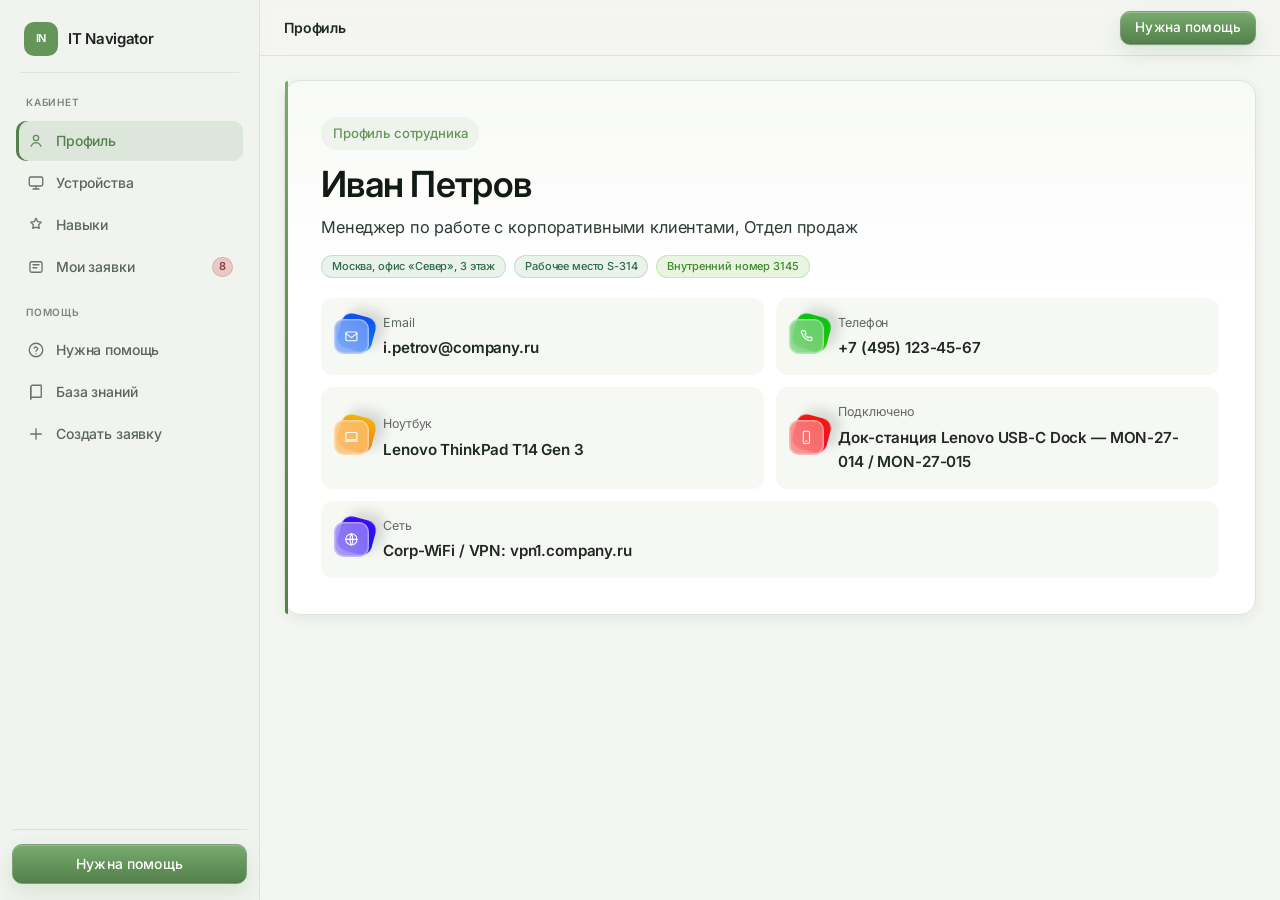
<file: index.html>
<!DOCTYPE html>
<html lang="ru">
<head>
  <meta charset="UTF-8" />
  <meta name="viewport" content="width=device-width, initial-scale=1.0" />
  <meta name="description" content="IT Navigator — кабинет сотрудника: профиль, устройства, обращения и навыки." />
  <title>Профиль — IT Navigator</title>
  <link rel="preconnect" href="https://fonts.googleapis.com" />
  <link rel="preconnect" href="https://fonts.gstatic.com" crossorigin />
  <link href="https://fonts.googleapis.com/css2?family=IBM+Plex+Mono:wght@400;500&family=Inter:wght@300;400;500;600;700&display=swap" rel="stylesheet" />
  <link rel="stylesheet" href="css/variables.css" />
  <link rel="stylesheet" href="css/base.css" />
  <link rel="stylesheet" href="css/components.css" />
  <link rel="stylesheet" href="css/animations.css" />
  <link rel="stylesheet" href="css/pages.css" />
</head>
<body class="page-shell" data-page="home">
  <header class="site-header">
    <div class="container header-inner">
      <a class="brand" href="index.html" aria-label="IT Navigator — кабинет сотрудника">
        <span class="brand-mark" aria-hidden="true">IN</span>
        <span class="brand-text">IT Navigator</span>
      </a>
      <div class="header-actions">
        <a class="button button--primary" href="pages/help.html">Нужна помощь</a>
      </div>
    </div>
  </header>

  <main class="page-main">
    <div class="employee-home" id="profileContainer"></div>
  </main>

  <div class="toast-region" id="toastRegion" aria-live="polite" aria-atomic="true"></div>

  <script src="js/data.js"></script>
  <script src="js/navigation.js"></script>
  <script src="js/tickets.js"></script>
  <script src="js/profile.js"></script>
  <script src="js/diagnostics.js"></script>
  <script src="js/missions.js"></script>
  <script src="js/specular-button.js"></script>
  <script src="js/magic-bento.js"></script>
  <script src="js/app.js"></script>
</body>
</html>
</file>
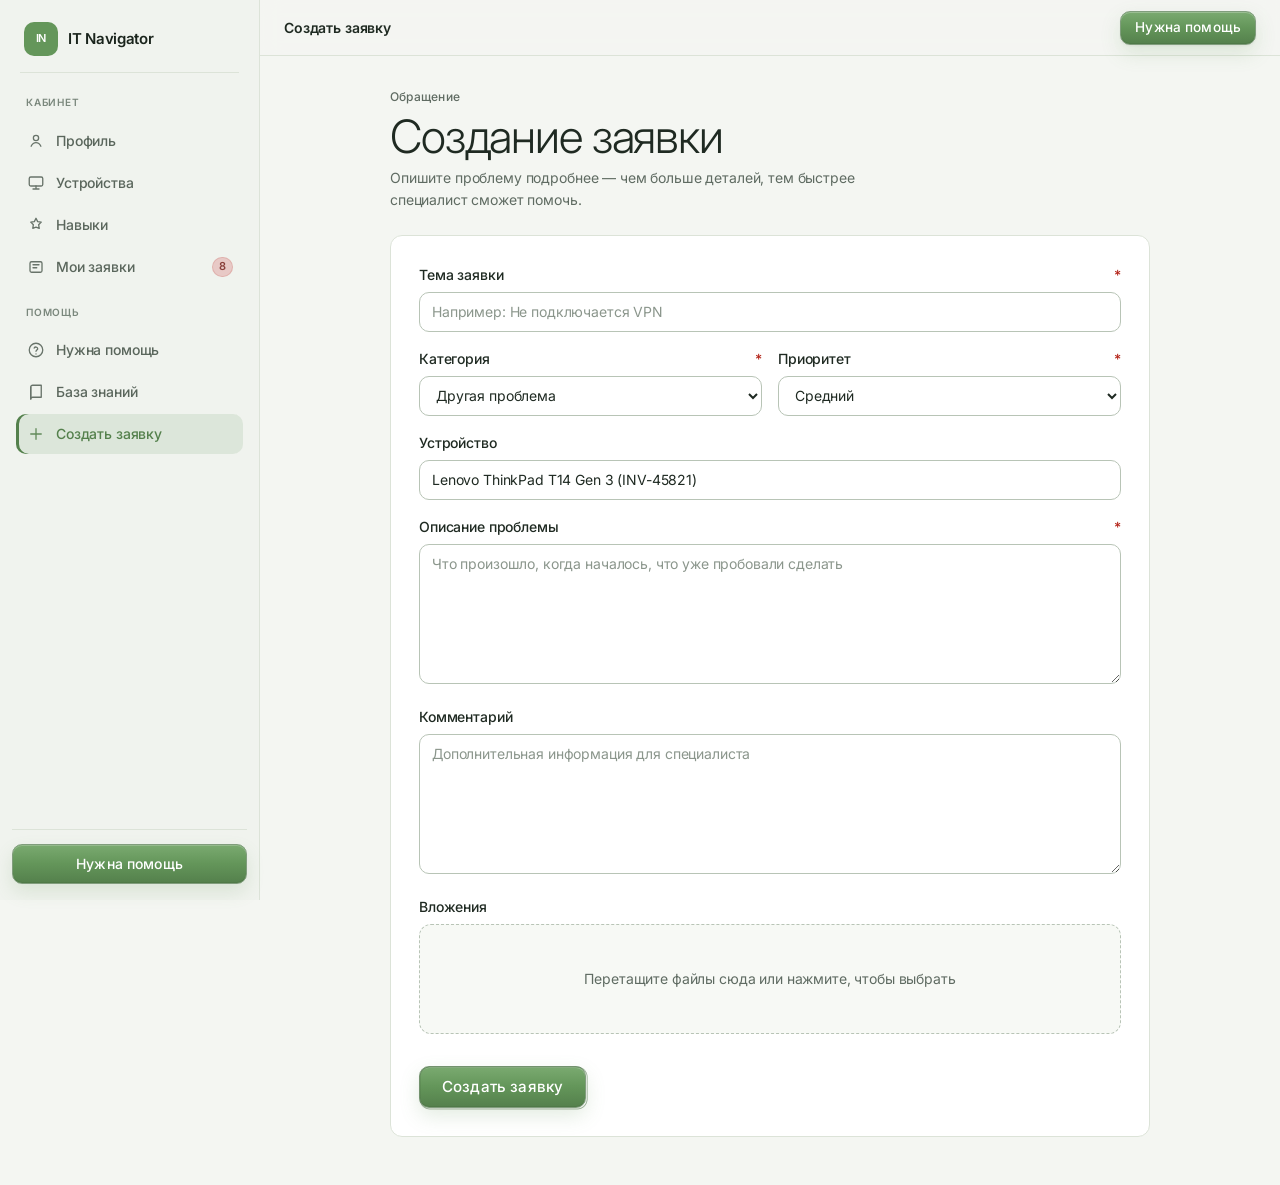
<file: pages/create-ticket.html>
<!DOCTYPE html>
<html lang="ru">
<head>
  <meta charset="UTF-8" />
  <meta name="viewport" content="width=device-width, initial-scale=1.0" />
  <meta name="description" content="Создание заявки в IT-отдел с описанием проблемы, приоритетом и вложениями." />
  <title>Создание заявки — IT Navigator</title>
  <link rel="preconnect" href="https://fonts.googleapis.com" />
  <link rel="preconnect" href="https://fonts.gstatic.com" crossorigin />
  <link href="https://fonts.googleapis.com/css2?family=IBM+Plex+Mono:wght@400;500&family=Inter:wght@300;400;500;600;700&display=swap" rel="stylesheet" />
  <link rel="stylesheet" href="../css/variables.css" />
  <link rel="stylesheet" href="../css/base.css" />
  <link rel="stylesheet" href="../css/components.css" />
  <link rel="stylesheet" href="../css/animations.css" />
  <link rel="stylesheet" href="../css/pages.css" />
</head>
<body class="page-shell" data-page="create-ticket">
  <header class="site-header">
    <div class="container header-inner">
      <a class="brand" href="../index.html" aria-label="IT Navigator — на главную">
        <span class="brand-mark" aria-hidden="true">IN</span>
        <span class="brand-text">IT Navigator</span>
      </a>
      <nav class="nav-desktop" aria-label="Основная навигация">
        <a class="nav-link" href="knowledge-base.html">База знаний</a>
        <a class="nav-link" href="missions.html">Навыки</a>
      </nav>
      <div class="header-actions">
        <a class="button button--primary" href="help.html">Нужна помощь</a>
        <button type="button" class="nav-toggle" aria-label="Меню" aria-expanded="false" aria-controls="navMobile">☰</button>
      </div>
    </div>
    <nav class="nav-mobile container" id="navMobile" aria-label="Мобильная навигация">
      <a href="knowledge-base.html">База знаний</a>
      <a href="missions.html">Навыки</a>
    </nav>
  </header>

  <main class="page-main">
    <div class="container page-stack page-stack--narrow">
      <header class="page-intro reveal">
        <p class="block-kicker">Обращение</p>
        <h1>Создание заявки</h1>
        <p>Опишите проблему подробнее — чем больше деталей, тем быстрее специалист сможет помочь.</p>
      </header>

      <aside id="draftBanner" class="notice-banner hidden reveal reveal-delay-1">
        <p class="block-kicker">Из диагностики</p>
        <strong>Данные диагностики перенесены в заявку</strong>
        <p data-draft-summary class="text-muted"></p>
      </aside>

      <form id="createTicketForm" class="card form-panel reveal reveal-delay-2" novalidate>
        <div class="form-grid">
          <div class="field field--full">
            <label class="field-label required" for="ticketTitle">Тема заявки</label>
            <input class="control" type="text" id="ticketTitle" name="title" required placeholder="Например: Не подключается VPN" />
          </div>

          <div class="field">
            <label class="field-label required" for="ticketCategory">Категория</label>
            <select class="control" id="ticketCategory" name="category" required>
              <option value="login">Не могу войти</option>
              <option value="network">Интернет или VPN</option>
              <option value="device">Устройство</option>
              <option value="software">Программа</option>
              <option value="access">Доступ</option>
              <option value="install">Установка программы</option>
              <option value="other" selected>Другая проблема</option>
            </select>
          </div>

          <div class="field">
            <label class="field-label required" for="ticketPriority">Приоритет</label>
            <select class="control" id="ticketPriority" name="priority" required>
              <option value="low">Низкий</option>
              <option value="medium" selected>Средний</option>
              <option value="high">Высокий</option>
              <option value="critical">Критический</option>
            </select>
          </div>

          <div class="field field--full">
            <label class="field-label" for="ticketDevice">Устройство</label>
            <input class="control" type="text" id="ticketDevice" name="device" placeholder="Например: Lenovo ThinkPad T14 (INV-45821)" />
          </div>

          <div class="field field--full">
            <label class="field-label required" for="ticketDescription">Описание проблемы</label>
            <textarea class="control" id="ticketDescription" name="description" required placeholder="Что произошло, когда началось, что уже пробовали сделать"></textarea>
          </div>

          <div class="field field--full">
            <label class="field-label" for="ticketComment">Комментарий</label>
            <textarea class="control" id="ticketComment" name="comment" placeholder="Дополнительная информация для специалиста"></textarea>
          </div>

          <div class="field field--full">
            <label class="field-label" for="ticketAttachments">Вложения</label>
            <div class="file-box">
              <span>Перетащите файлы сюда или нажмите, чтобы выбрать</span>
              <input type="file" id="ticketAttachments" name="attachments" multiple />
            </div>
            <div id="fileList" class="file-list"></div>
          </div>
        </div>

        <button type="submit" class="button button--primary" style="margin-top: 22px;">Создать заявку</button>
      </form>
    </div>
  </main>

  <footer class="site-footer">
    <div class="container footer-inner">
      <p style="max-width: 520px;">IT Navigator — кабинет сотрудника для решения IT-вопросов, заявок, базы знаний и цифровых навыков.</p>
      <nav class="footer-links" aria-label="Ссылки в подвале">
        <a href="help.html">Нужна помощь</a>
        <a href="knowledge-base.html">База знаний</a>
        <a href="missions.html">Навыки</a>
        <a href="profile.html">Профиль</a>
      </nav>
    </div>
  </footer>

  <div class="toast-region" id="toastRegion" aria-live="polite" aria-atomic="true"></div>

  <script src="../js/data.js"></script>
  <script src="../js/navigation.js"></script>
  <script src="../js/tickets.js"></script>
  <script src="../js/profile.js"></script>
  <script src="../js/diagnostics.js"></script>
  <script src="../js/missions.js"></script>
  <script src="../js/specular-button.js"></script>
  <script src="../js/magic-bento.js"></script>
  <script src="../js/app.js"></script>
</body>
</html>
</file>
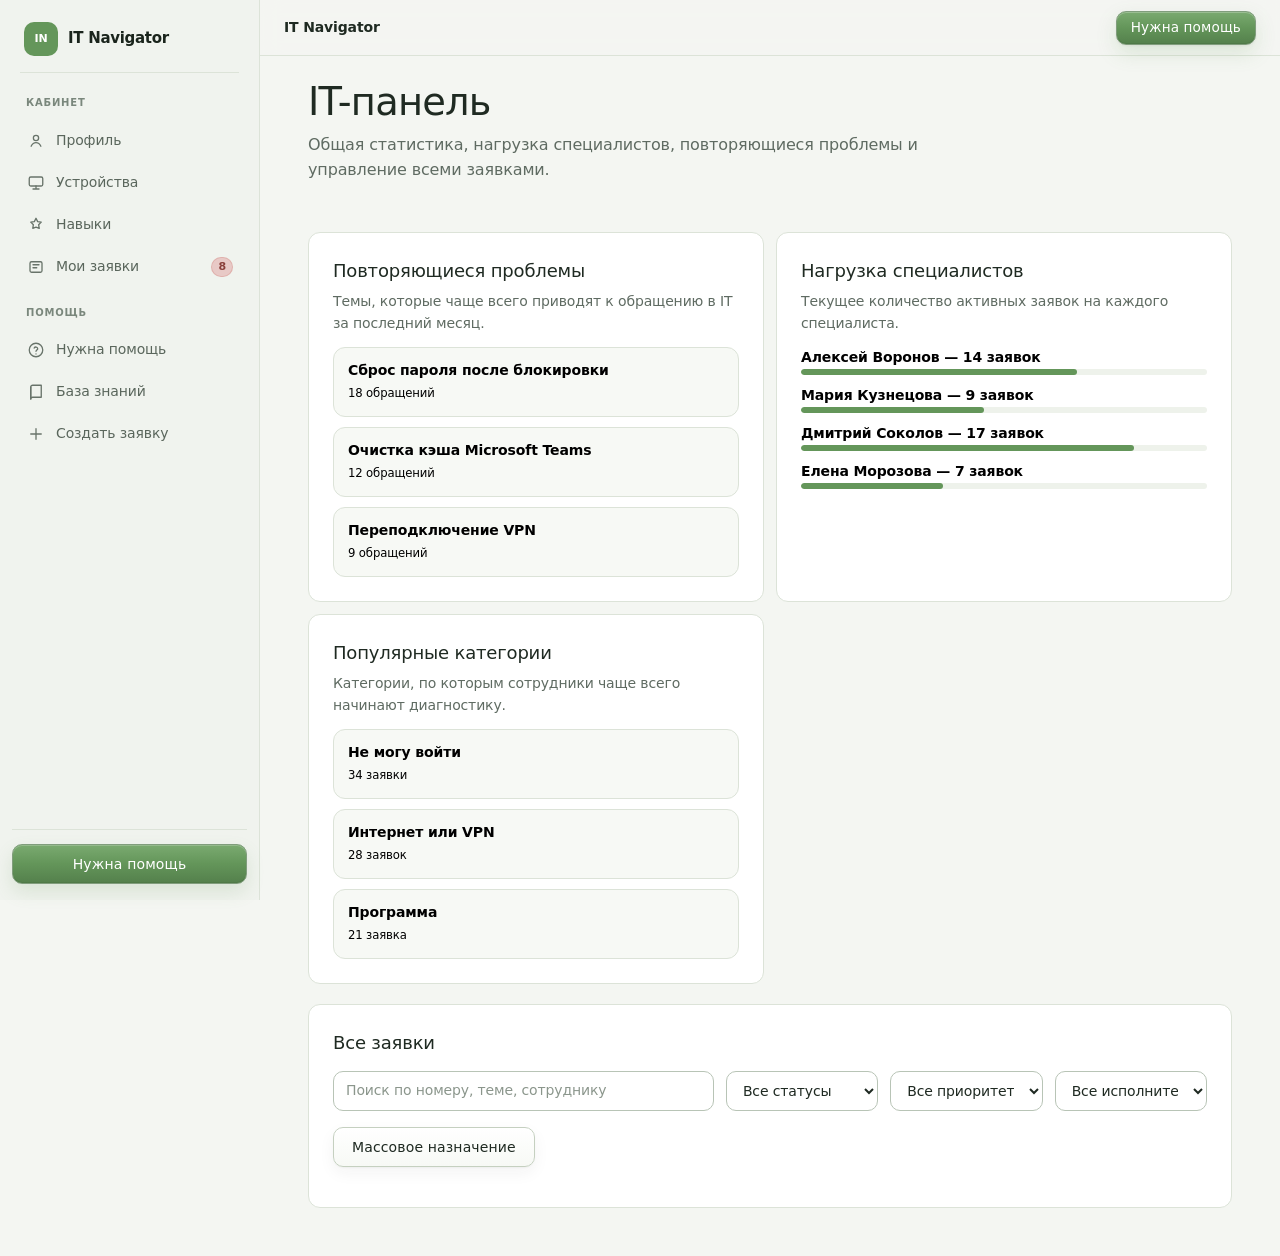
<file: pages/dashboard.html>
<!DOCTYPE html>
<html lang="ru">
<head>
  <meta charset="UTF-8" />
  <meta name="viewport" content="width=device-width, initial-scale=1.0" />
  <meta name="description" content="IT-панель: статистика по заявкам, нагрузка специалистов и повторяющиеся проблемы." />
  <title>IT-панель — IT Navigator</title>
  <link rel="stylesheet" href="../css/variables.css" />
  <link rel="stylesheet" href="../css/base.css" />
  <link rel="stylesheet" href="../css/components.css" />
  <link rel="stylesheet" href="../css/animations.css" />
  <link rel="stylesheet" href="../css/pages.css" />
</head>
<body class="page-shell" data-page="dashboard">
  <header class="site-header">
    <div class="container header-inner">
      <a class="brand" href="../index.html" aria-label="IT Navigator — на главную">
        <span class="brand-mark" aria-hidden="true">IN</span>
        <span class="brand-text">IT Navigator</span>
      </a>
      <nav class="nav-desktop" aria-label="Основная навигация">
        <a class="nav-link" data-role-nav="employee it" href="knowledge-base.html">База знаний</a>
        <a class="nav-link" data-role-nav="employee" href="services.html">Услуги</a>
        <a class="nav-link" data-role-nav="employee" href="missions.html">Миссии</a>
        <a class="nav-link" data-role-nav="it" href="tickets.html">Заявки</a>
        <a class="nav-link" data-role-nav="it" href="dashboard.html">IT-панель</a>
        <a class="nav-link" data-role-nav="employee it" href="profile.html">Профиль</a>
      </nav>
      <div class="header-actions">
        <select class="role-switch" id="roleSwitch" aria-label="Роль пользователя">
          <option value="employee">Сотрудник</option>
          <option value="it">IT-отдел</option>
        </select>
        <a class="button button--primary" href="help.html">Нужна помощь</a>
        <button type="button" class="nav-toggle" aria-label="Меню" aria-expanded="false" aria-controls="navMobile">☰</button>
      </div>
    </div>
    <nav class="nav-mobile container" id="navMobile" aria-label="Мобильная навигация">
      <a data-role-nav="employee it" href="knowledge-base.html">База знаний</a>
      <a data-role-nav="employee" href="services.html">Услуги</a>
      <a data-role-nav="employee" href="missions.html">Миссии</a>
      <a data-role-nav="it" href="tickets.html">Заявки</a>
      <a data-role-nav="it" href="dashboard.html">IT-панель</a>
      <a data-role-nav="employee it" href="profile.html">Профиль</a>
    </nav>
  </header>

  <main class="page-main">
    <div class="container">
      <div class="section-heading">
        <div>
          <h1>IT-панель</h1>
          <p class="section-lead">Общая статистика, нагрузка специалистов, повторяющиеся проблемы и управление всеми заявками.</p>
        </div>
      </div>

      <div id="dashboardStats"></div>

      <div class="detail-grid" style="margin: 20px 0;">
        <div class="card card-pad">
          <h3>Повторяющиеся проблемы</h3>
          <p class="text-muted" style="margin-top: 6px;">Темы, которые чаще всего приводят к обращению в IT за последний месяц.</p>
          <div id="recurringIssuesList" class="history-list">
            <div class="history-item"><strong>Сброс пароля после блокировки</strong><br><small>18 обращений</small></div>
            <div class="history-item"><strong>Очистка кэша Microsoft Teams</strong><br><small>12 обращений</small></div>
            <div class="history-item"><strong>Переподключение VPN</strong><br><small>9 обращений</small></div>
          </div>
        </div>
        <div class="card card-pad">
          <h3>Нагрузка специалистов</h3>
          <p class="text-muted" style="margin-top: 6px;">Текущее количество активных заявок на каждого специалиста.</p>
          <div id="specialistLoadList" class="skill-list">
            <div class="skill-row">
              <strong>Алексей Воронов — 14 заявок</strong>
              <div class="progress-bar" aria-hidden="true"><span style="width: 68%"></span></div>
            </div>
            <div class="skill-row">
              <strong>Мария Кузнецова — 9 заявок</strong>
              <div class="progress-bar" aria-hidden="true"><span style="width: 45%"></span></div>
            </div>
            <div class="skill-row">
              <strong>Дмитрий Соколов — 17 заявок</strong>
              <div class="progress-bar" aria-hidden="true"><span style="width: 82%"></span></div>
            </div>
            <div class="skill-row">
              <strong>Елена Морозова — 7 заявок</strong>
              <div class="progress-bar" aria-hidden="true"><span style="width: 35%"></span></div>
            </div>
          </div>
        </div>
        <div class="card card-pad">
          <h3>Популярные категории</h3>
          <p class="text-muted" style="margin-top: 6px;">Категории, по которым сотрудники чаще всего начинают диагностику.</p>
          <div id="popularCategoriesList" class="history-list">
            <div class="history-item"><strong>Не могу войти</strong><br><small>34 заявки</small></div>
            <div class="history-item"><strong>Интернет или VPN</strong><br><small>28 заявок</small></div>
            <div class="history-item"><strong>Программа</strong><br><small>21 заявка</small></div>
          </div>
        </div>
      </div>

      <div class="card card-pad">
        <h3 style="margin-bottom: 14px;">Все заявки</h3>
        <div class="toolbar">
          <input class="control" type="search" id="adminTicketSearch" placeholder="Поиск по номеру, теме, сотруднику" aria-label="Поиск заявок" />
          <select class="control" id="adminStatusFilter" aria-label="Фильтр по статусу">
            <option value="">Все статусы</option>
            <option value="accepted">Принято</option>
            <option value="assigned">Назначен специалист</option>
            <option value="diagnostics">Диагностика</option>
            <option value="waiting">Ожидается действие</option>
            <option value="resolved">Решено</option>
          </select>
          <select class="control" id="adminPriorityFilter" aria-label="Фильтр по приоритету">
            <option value="">Все приоритеты</option>
            <option value="low">Низкий</option>
            <option value="medium">Средний</option>
            <option value="high">Высокий</option>
            <option value="critical">Критический</option>
          </select>
          <select class="control" id="adminAssigneeFilter" aria-label="Фильтр по исполнителю">
            <option value="">Все исполнители</option>
            <option value="none">Не назначено</option>
            <option value="spec-1">Алексей Воронов</option>
            <option value="spec-2">Мария Кузнецова</option>
            <option value="spec-3">Дмитрий Соколов</option>
            <option value="spec-4">Елена Морозова</option>
          </select>
        </div>

        <div style="margin-bottom: 16px;">
          <button type="button" class="button button--secondary" id="adminBulkAssign">Массовое назначение</button>
        </div>

        <div id="adminTicketsContainer"></div>
      </div>
    </div>
  </main>

  <footer class="site-footer">
    <div class="container footer-inner">
      <p style="max-width: 420px;">IT Navigator — helpdesk, который сначала помогает решить проблему, а затем создаёт готовую заявку для специалиста.</p>
      <nav class="footer-links" aria-label="Ссылки в подвале">
        <a href="help.html">Нужна помощь</a>
        <a href="knowledge-base.html">База знаний</a>
        <a href="services.html">Услуги</a>
        <a href="missions.html">Миссии</a>
        <a href="dashboard.html">IT-панель</a>
      </nav>
    </div>
  </footer>

  <div class="toast-region" id="toastRegion" aria-live="polite" aria-atomic="true"></div>

  <script src="../js/data.js"></script>
  <script src="../js/navigation.js"></script>
  <script src="../js/tickets.js"></script>
  <script src="../js/profile.js"></script>
  <script src="../js/diagnostics.js"></script>
  <script src="../js/missions.js"></script>
  <script src="../js/app.js"></script>
</body>
</html>
</file>
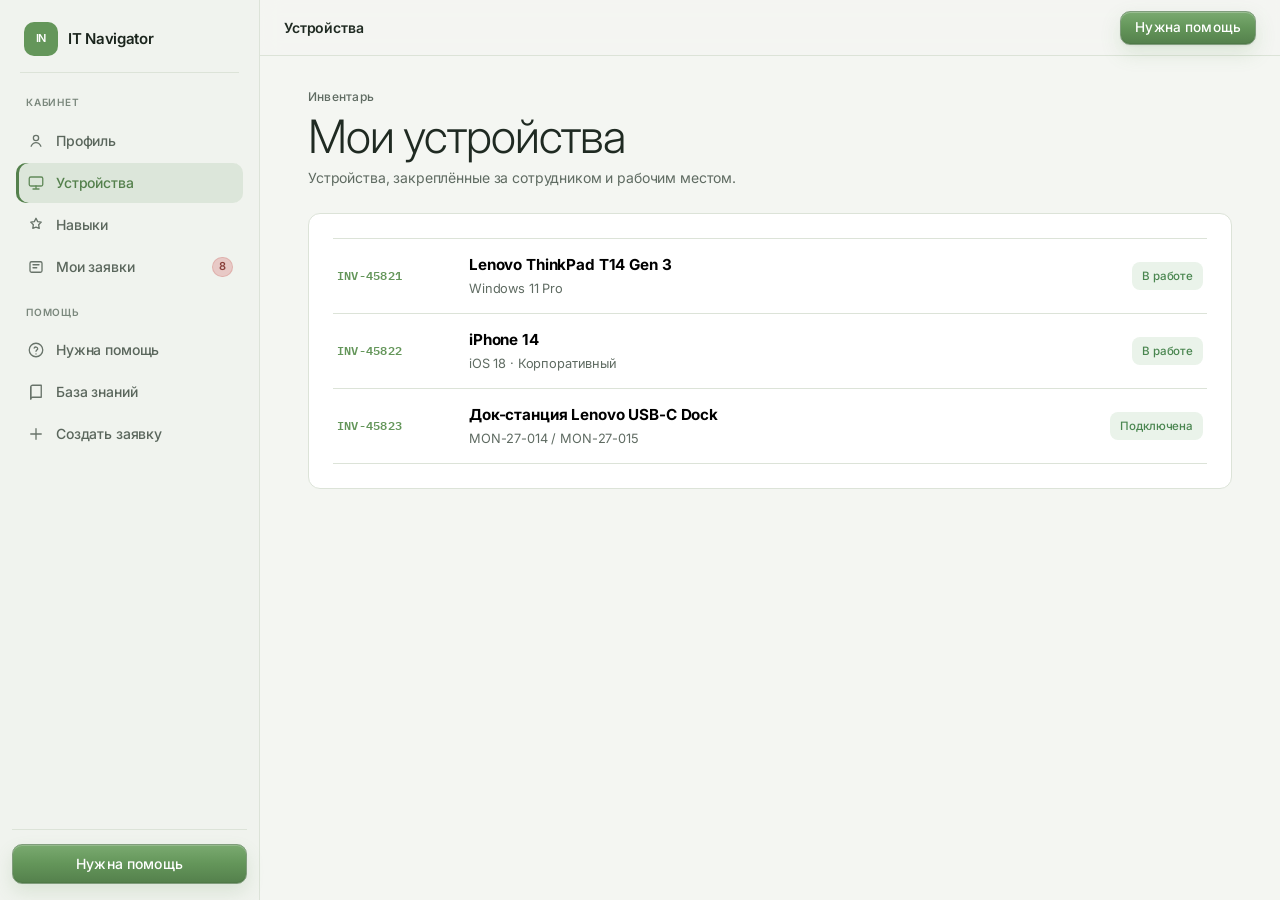
<file: pages/devices.html>
<!DOCTYPE html>
<html lang="ru">
<head>
  <meta charset="UTF-8" />
  <meta name="viewport" content="width=device-width, initial-scale=1.0" />
  <meta name="description" content="Устройства сотрудника — инвентарь, закреплённый за рабочим местом." />
  <title>Устройства — IT Navigator</title>
  <link rel="preconnect" href="https://fonts.googleapis.com" />
  <link rel="preconnect" href="https://fonts.gstatic.com" crossorigin />
  <link href="https://fonts.googleapis.com/css2?family=IBM+Plex+Mono:wght@400;500&family=Inter:wght@300;400;500;600;700&display=swap" rel="stylesheet" />
  <link rel="stylesheet" href="../css/variables.css" />
  <link rel="stylesheet" href="../css/base.css" />
  <link rel="stylesheet" href="../css/components.css" />
  <link rel="stylesheet" href="../css/animations.css" />
  <link rel="stylesheet" href="../css/pages.css" />
</head>
<body class="page-shell" data-page="devices">
  <header class="site-header">
    <div class="container header-inner">
      <a class="brand" href="../index.html" aria-label="IT Navigator — на главную">
        <span class="brand-mark" aria-hidden="true">IN</span>
        <span class="brand-text">IT Navigator</span>
      </a>
      <div class="header-actions">
        <a class="button button--primary" href="help.html">Нужна помощь</a>
      </div>
    </div>
  </header>

  <main class="page-main">
    <div class="container page-stack" id="devicesContainer"></div>
  </main>

  <div class="toast-region" id="toastRegion" aria-live="polite" aria-atomic="true"></div>

  <script src="../js/data.js"></script>
  <script src="../js/navigation.js"></script>
  <script src="../js/tickets.js"></script>
  <script src="../js/profile.js"></script>
  <script src="../js/diagnostics.js"></script>
  <script src="../js/missions.js"></script>
  <script src="../js/specular-button.js"></script>
  <script src="../js/magic-bento.js"></script>
  <script src="../js/app.js"></script>
</body>
</html>
</file>
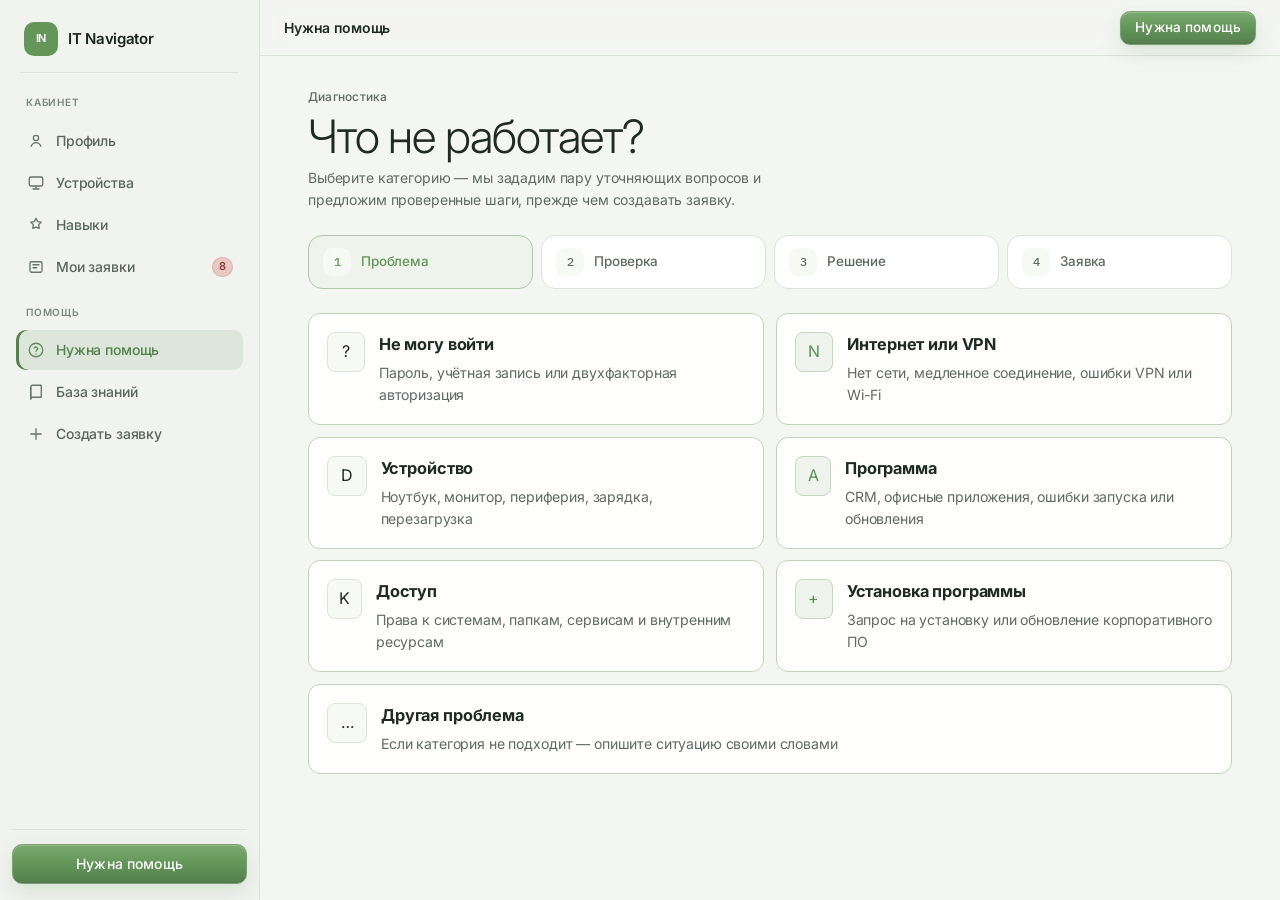
<file: pages/help.html>
<!DOCTYPE html>
<html lang="ru">
<head>
  <meta charset="UTF-8" />
  <meta name="viewport" content="width=device-width, initial-scale=1.0" />
  <meta name="description" content="Выберите категорию проблемы, чтобы пройти короткую диагностику перед созданием заявки в IT." />
  <title>Диагностика проблемы — IT Navigator</title>
  <link rel="preconnect" href="https://fonts.googleapis.com" />
  <link rel="preconnect" href="https://fonts.gstatic.com" crossorigin />
  <link href="https://fonts.googleapis.com/css2?family=IBM+Plex+Mono:wght@400;500&family=Inter:wght@300;400;500;600;700&display=swap" rel="stylesheet" />
  <link rel="stylesheet" href="../css/variables.css" />
  <link rel="stylesheet" href="../css/base.css" />
  <link rel="stylesheet" href="../css/components.css" />
  <link rel="stylesheet" href="../css/animations.css" />
  <link rel="stylesheet" href="../css/pages.css" />
</head>
<body class="page-shell" data-page="help">
  <header class="site-header">
    <div class="container header-inner">
      <a class="brand" href="../index.html" aria-label="IT Navigator — на главную">
        <span class="brand-mark" aria-hidden="true">IN</span>
        <span class="brand-text">IT Navigator</span>
      </a>
      <nav class="nav-desktop" aria-label="Основная навигация">
        <a class="nav-link" href="knowledge-base.html">База знаний</a>
        <a class="nav-link" href="missions.html">Навыки</a>
      </nav>
      <div class="header-actions">
        <a class="button button--primary" href="help.html">Нужна помощь</a>
        <button type="button" class="nav-toggle" aria-label="Меню" aria-expanded="false" aria-controls="navMobile">☰</button>
      </div>
    </div>
    <nav class="nav-mobile container" id="navMobile" aria-label="Мобильная навигация">
      <a href="knowledge-base.html">База знаний</a>
      <a href="missions.html">Навыки</a>
    </nav>
  </header>

  <main class="page-main">
    <div class="container page-stack">
      <header class="page-intro reveal">
        <p class="block-kicker">Диагностика</p>
        <h1>Что не работает?</h1>
        <p>Выберите категорию — мы зададим пару уточняющих вопросов и предложим проверенные шаги, прежде чем создавать заявку.</p>
      </header>

      <ol class="route-rail reveal reveal-delay-1" aria-label="Этапы диагностики">
        <li class="route-rail-step is-current" data-diag-phase="problem"><span>1</span>Проблема</li>
        <li class="route-rail-step" data-diag-phase="check"><span>2</span>Проверка</li>
        <li class="route-rail-step" data-diag-phase="solution"><span>3</span>Решение</li>
        <li class="route-rail-step" data-diag-phase="ticket"><span>4</span>Заявка</li>
      </ol>

      <div class="category-picker reveal reveal-delay-2" role="list" aria-label="Категории проблем">
        <button type="button" class="category-tile" data-category="login" role="listitem">
          <span class="icon-tile" aria-hidden="true">?</span>
          <span>
            <b>Не могу войти</b>
            <p>Пароль, учётная запись или двухфакторная авторизация</p>
          </span>
        </button>
        <button type="button" class="category-tile" data-category="network" role="listitem">
          <span class="icon-tile icon-tile--teal" aria-hidden="true">N</span>
          <span>
            <b>Интернет или VPN</b>
            <p>Нет сети, медленное соединение, ошибки VPN или Wi-Fi</p>
          </span>
        </button>
        <button type="button" class="category-tile" data-category="device" role="listitem">
          <span class="icon-tile" aria-hidden="true">D</span>
          <span>
            <b>Устройство</b>
            <p>Ноутбук, монитор, периферия, зарядка, перезагрузка</p>
          </span>
        </button>
        <button type="button" class="category-tile" data-category="software" role="listitem">
          <span class="icon-tile icon-tile--teal" aria-hidden="true">A</span>
          <span>
            <b>Программа</b>
            <p>CRM, офисные приложения, ошибки запуска или обновления</p>
          </span>
        </button>
        <button type="button" class="category-tile" data-category="access" role="listitem">
          <span class="icon-tile" aria-hidden="true">K</span>
          <span>
            <b>Доступ</b>
            <p>Права к системам, папкам, сервисам и внутренним ресурсам</p>
          </span>
        </button>
        <button type="button" class="category-tile" data-category="install" role="listitem">
          <span class="icon-tile icon-tile--teal" aria-hidden="true">+</span>
          <span>
            <b>Установка программы</b>
            <p>Запрос на установку или обновление корпоративного ПО</p>
          </span>
        </button>
        <button type="button" class="category-tile category-tile--wide" data-category="other" role="listitem">
          <span class="icon-tile" aria-hidden="true">…</span>
          <span>
            <b>Другая проблема</b>
            <p>Если категория не подходит — опишите ситуацию своими словами</p>
          </span>
        </button>
      </div>
    </div>
  </main>

  <footer class="site-footer">
    <div class="container footer-inner">
      <p style="max-width: 520px;">IT Navigator — кабинет сотрудника для решения IT-вопросов, заявок, базы знаний и цифровых навыков.</p>
      <nav class="footer-links" aria-label="Ссылки в подвале">
        <a href="help.html">Нужна помощь</a>
        <a href="knowledge-base.html">База знаний</a>
        <a href="missions.html">Навыки</a>
        <a href="profile.html">Профиль</a>
      </nav>
    </div>
  </footer>

  <div class="toast-region" id="toastRegion" aria-live="polite" aria-atomic="true"></div>

  <script src="../js/data.js"></script>
  <script src="../js/navigation.js"></script>
  <script src="../js/tickets.js"></script>
  <script src="../js/profile.js"></script>
  <script src="../js/diagnostics.js"></script>
  <script src="../js/missions.js"></script>
  <script src="../js/specular-button.js"></script>
  <script src="../js/magic-bento.js"></script>
  <script src="../js/app.js"></script>
</body>
</html>
</file>
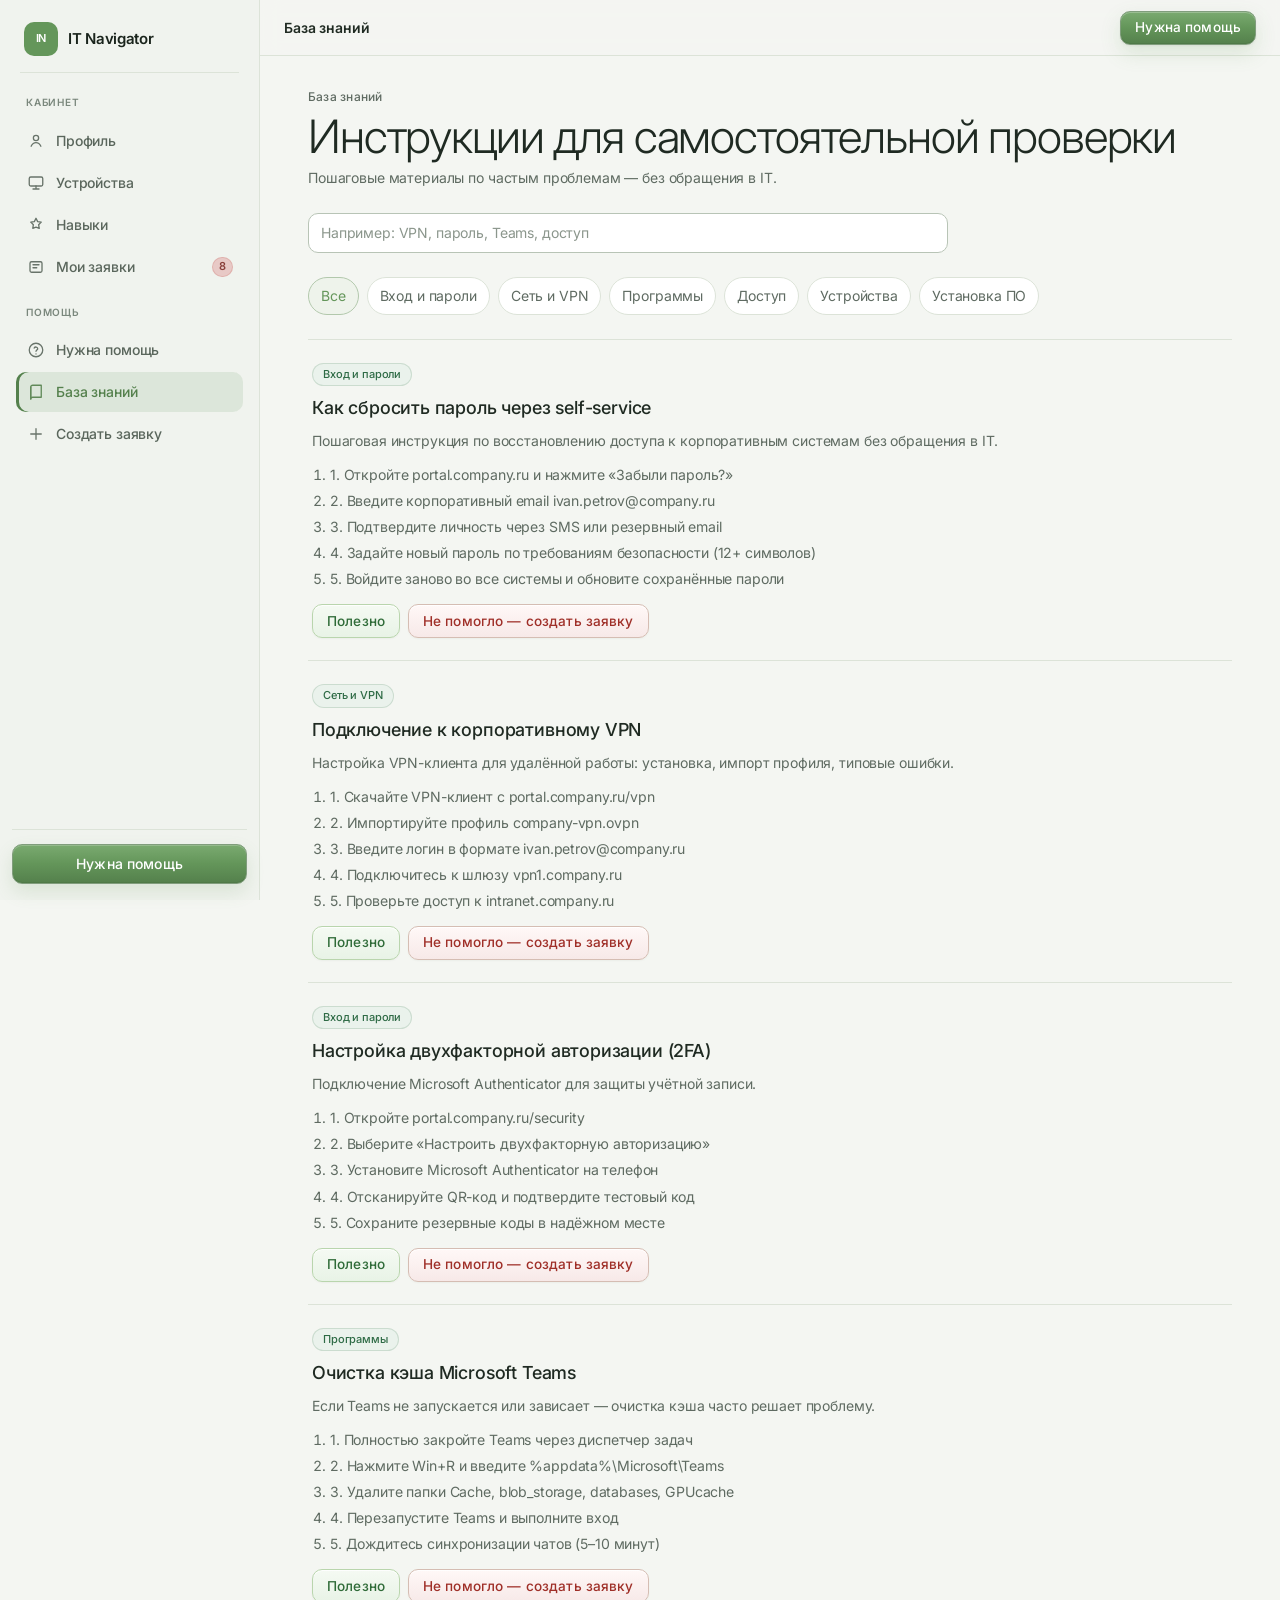
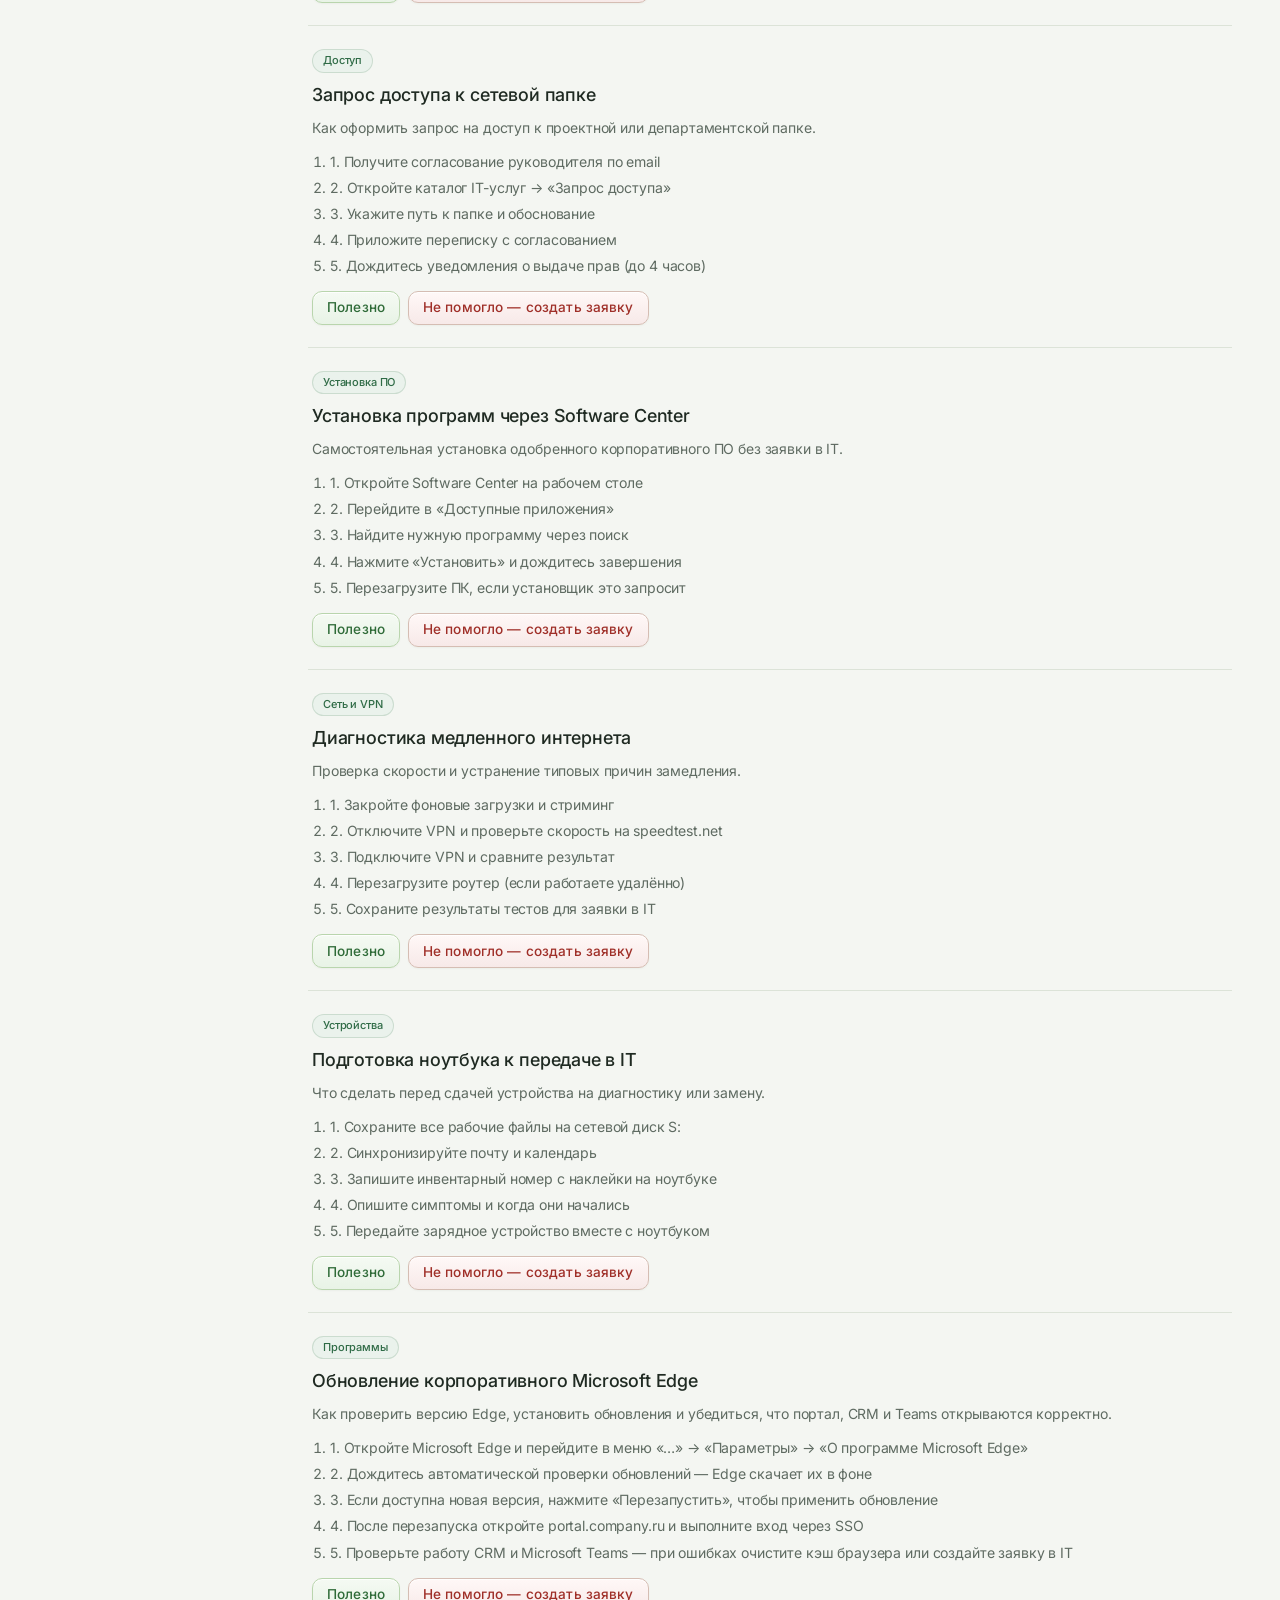
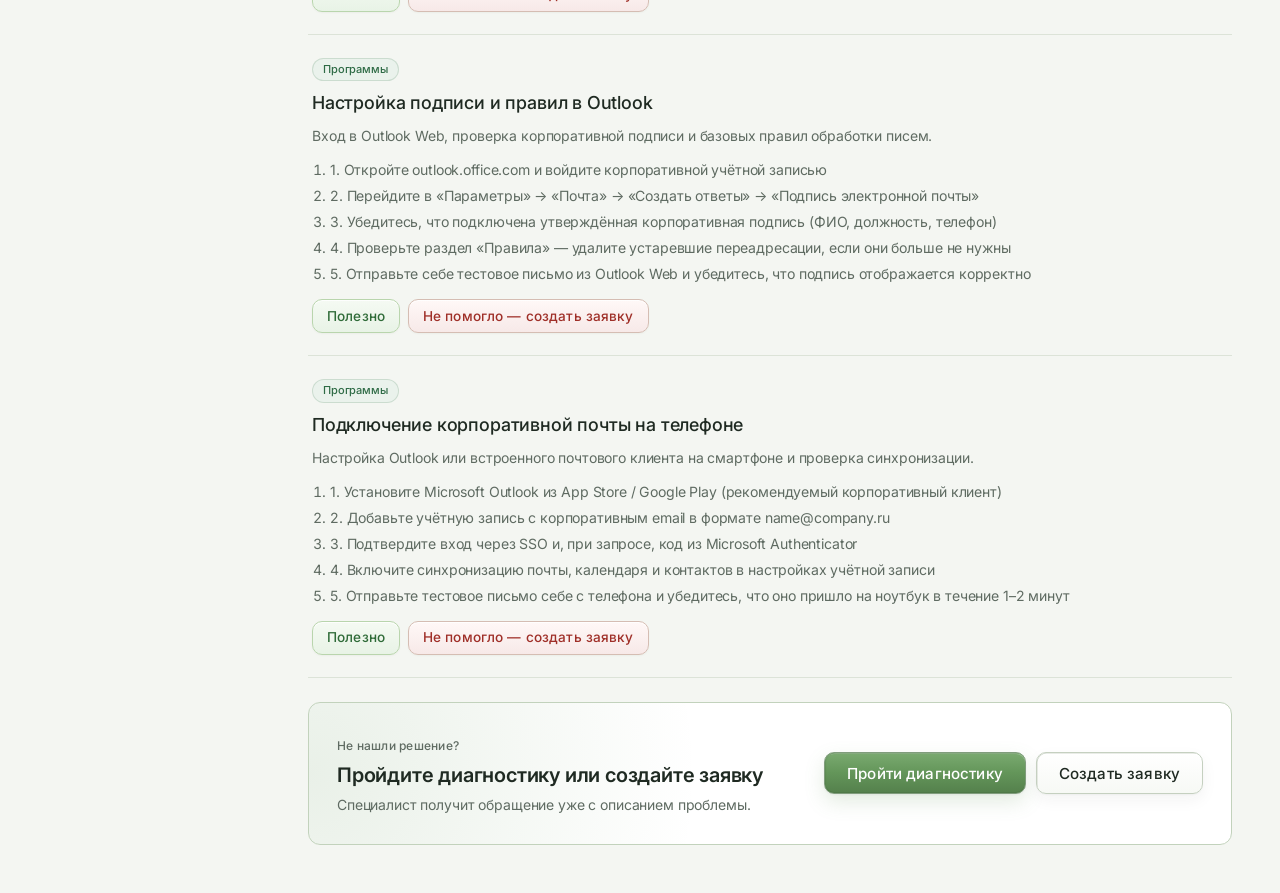
<file: pages/knowledge-base.html>
<!DOCTYPE html>
<html lang="ru">
<head>
  <meta charset="UTF-8" />
  <meta name="viewport" content="width=device-width, initial-scale=1.0" />
  <meta name="description" content="База знаний с инструкциями для самостоятельного решения типовых IT-проблем." />
  <title>База знаний — IT Navigator</title>
  <link rel="preconnect" href="https://fonts.googleapis.com" />
  <link rel="preconnect" href="https://fonts.gstatic.com" crossorigin />
  <link href="https://fonts.googleapis.com/css2?family=IBM+Plex+Mono:wght@400;500&family=Inter:wght@300;400;500;600;700&display=swap" rel="stylesheet" />
  <link rel="stylesheet" href="../css/variables.css" />
  <link rel="stylesheet" href="../css/base.css" />
  <link rel="stylesheet" href="../css/components.css" />
  <link rel="stylesheet" href="../css/animations.css" />
  <link rel="stylesheet" href="../css/pages.css" />
</head>
<body class="page-shell" data-page="knowledge-base">
  <header class="site-header">
    <div class="container header-inner">
      <a class="brand" href="../index.html" aria-label="IT Navigator — на главную">
        <span class="brand-mark" aria-hidden="true">IN</span>
        <span class="brand-text">IT Navigator</span>
      </a>
      <nav class="nav-desktop" aria-label="Основная навигация">
        <a class="nav-link" href="knowledge-base.html">База знаний</a>
        <a class="nav-link" href="missions.html">Навыки</a>
      </nav>
      <div class="header-actions">
        <a class="button button--primary" href="help.html">Нужна помощь</a>
        <button type="button" class="nav-toggle" aria-label="Меню" aria-expanded="false" aria-controls="navMobile">☰</button>
      </div>
    </div>
    <nav class="nav-mobile container" id="navMobile" aria-label="Мобильная навигация">
      <a href="knowledge-base.html">База знаний</a>
      <a href="missions.html">Навыки</a>
    </nav>
  </header>

  <main class="page-main">
    <div class="container page-stack">
      <header class="page-intro reveal">
        <p class="block-kicker">База знаний</p>
        <h1>Инструкции для самостоятельной проверки</h1>
        <p>Пошаговые материалы по частым проблемам — без обращения в IT.</p>
      </header>

      <div class="kb-search-bar reveal reveal-delay-1">
        <input class="control" type="search" id="kbSearch" placeholder="Например: VPN, пароль, Teams, доступ" aria-label="Поиск по базе знаний" />
      </div>

      <div class="topic-chips reveal reveal-delay-1" role="group" aria-label="Фильтр по категориям">
        <button type="button" class="topic-chip is-active" data-kb-filter="" aria-pressed="true">Все</button>
        <button type="button" class="topic-chip" data-kb-filter="login" aria-pressed="false">Вход и пароли</button>
        <button type="button" class="topic-chip" data-kb-filter="network" aria-pressed="false">Сеть и VPN</button>
        <button type="button" class="topic-chip" data-kb-filter="software" aria-pressed="false">Программы</button>
        <button type="button" class="topic-chip" data-kb-filter="access" aria-pressed="false">Доступ</button>
        <button type="button" class="topic-chip" data-kb-filter="device" aria-pressed="false">Устройства</button>
        <button type="button" class="topic-chip" data-kb-filter="install" aria-pressed="false">Установка ПО</button>
      </div>

      <div id="kbGrid" class="kb-article-list reveal reveal-delay-2"></div>

      <aside class="cta-strip reveal reveal-delay-3">
        <div>
          <p class="block-kicker">Не нашли решение?</p>
          <h2>Пройдите диагностику или создайте заявку</h2>
          <p>Специалист получит обращение уже с описанием проблемы.</p>
        </div>
        <div class="cta-strip-actions">
          <a class="button button--primary" href="help.html">Пройти диагностику</a>
          <a class="button button--secondary" href="create-ticket.html">Создать заявку</a>
        </div>
      </aside>
    </div>
  </main>

  <footer class="site-footer">
    <div class="container footer-inner">
      <p style="max-width: 520px;">IT Navigator — кабинет сотрудника для решения IT-вопросов, заявок, базы знаний и цифровых навыков.</p>
      <nav class="footer-links" aria-label="Ссылки в подвале">
        <a href="help.html">Нужна помощь</a>
        <a href="knowledge-base.html">База знаний</a>
        <a href="missions.html">Навыки</a>
        <a href="profile.html">Профиль</a>
      </nav>
    </div>
  </footer>

  <div class="toast-region" id="toastRegion" aria-live="polite" aria-atomic="true"></div>

  <script src="../js/data.js"></script>
  <script src="../js/navigation.js"></script>
  <script src="../js/tickets.js"></script>
  <script src="../js/profile.js"></script>
  <script src="../js/diagnostics.js"></script>
  <script src="../js/missions.js"></script>
  <script src="../js/specular-button.js"></script>
  <script src="../js/magic-bento.js"></script>
  <script src="../js/app.js"></script>
</body>
</html>
</file>
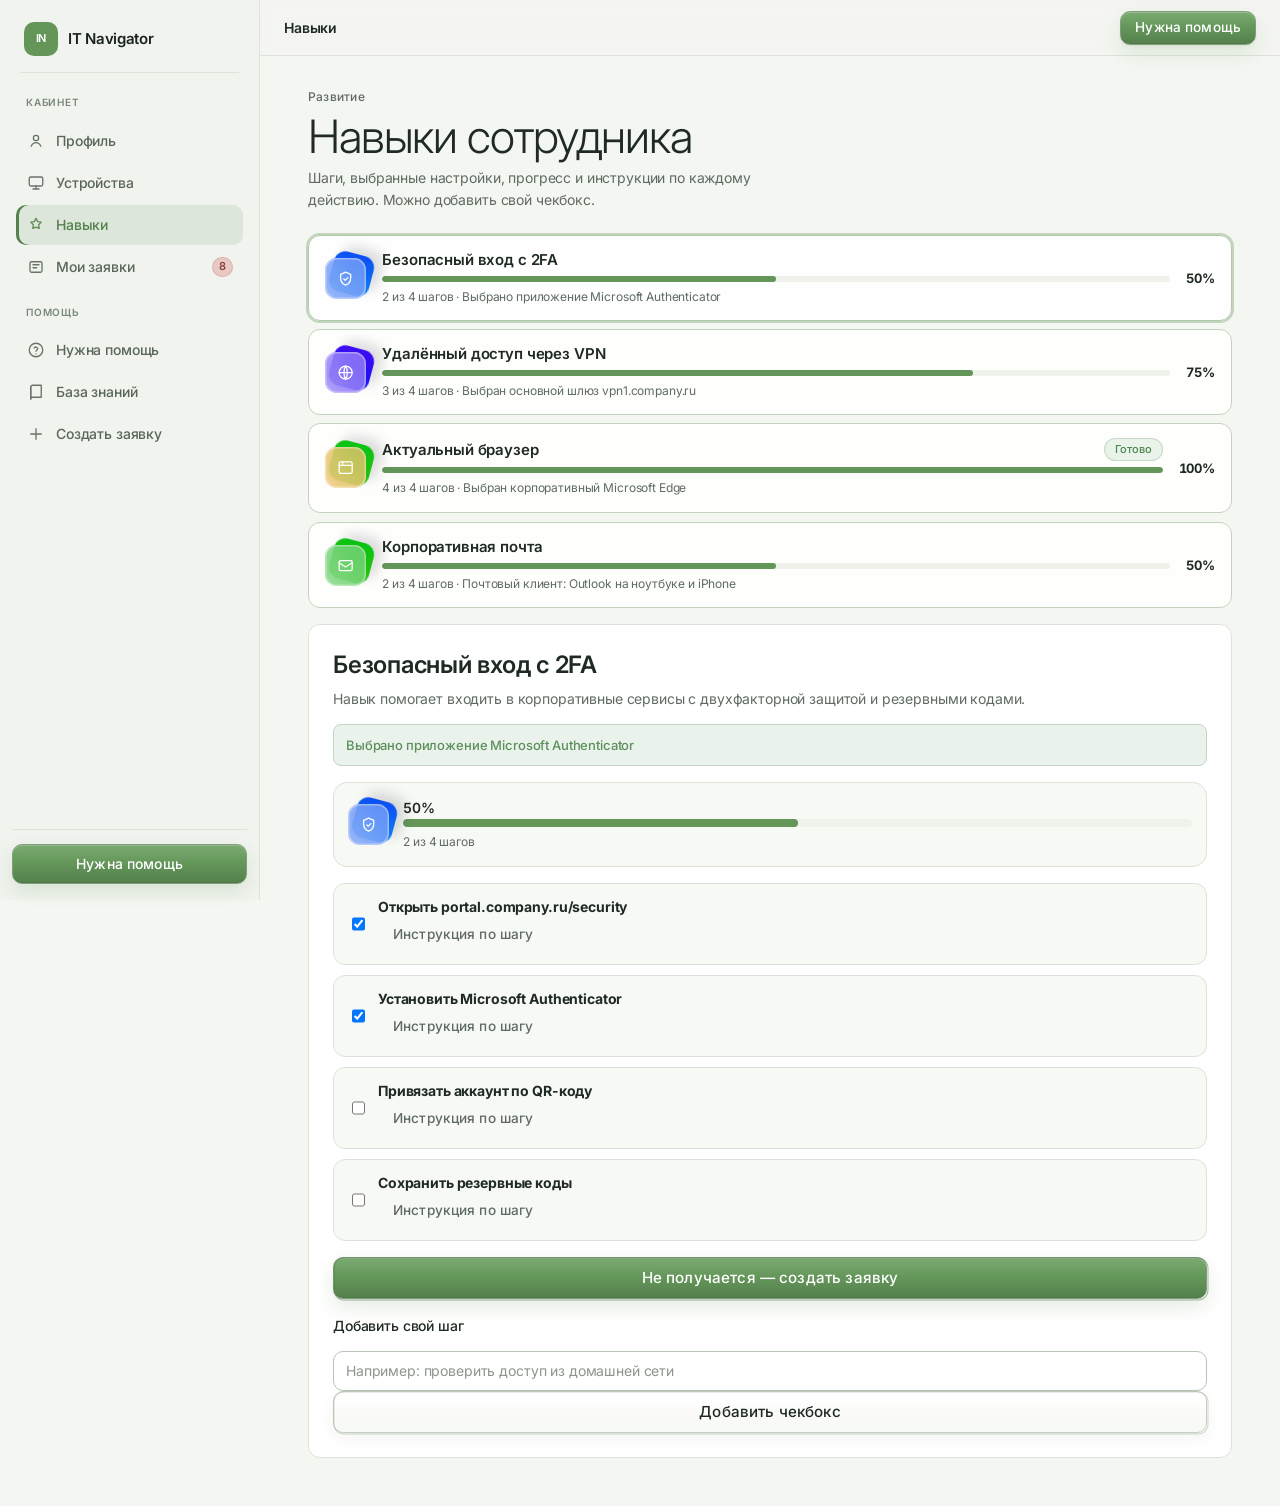
<file: pages/missions.html>
<!DOCTYPE html>
<html lang="ru">
<head>
  <meta charset="UTF-8" />
  <meta name="viewport" content="width=device-width, initial-scale=1.0" />
  <meta name="description" content="Навыки сотрудника — прогресс по цифровым инструментам, выборы пользователя и ссылки на инструкции." />
  <title>Навыки — IT Navigator</title>
  <link rel="preconnect" href="https://fonts.googleapis.com" />
  <link rel="preconnect" href="https://fonts.gstatic.com" crossorigin />
  <link href="https://fonts.googleapis.com/css2?family=IBM+Plex+Mono:wght@400;500&family=Inter:wght@300;400;500;600;700&display=swap" rel="stylesheet" />
  <link rel="stylesheet" href="../css/variables.css" />
  <link rel="stylesheet" href="../css/base.css" />
  <link rel="stylesheet" href="../css/components.css" />
  <link rel="stylesheet" href="../css/animations.css" />
  <link rel="stylesheet" href="../css/pages.css" />
</head>
<body class="page-shell" data-page="missions">
  <header class="site-header">
    <div class="container header-inner">
      <a class="brand" href="../index.html" aria-label="IT Navigator — на главную">
        <span class="brand-mark" aria-hidden="true">IN</span>
        <span class="brand-text">IT Navigator</span>
      </a>
      <nav class="nav-desktop" aria-label="Основная навигация">
        <a class="nav-link" href="knowledge-base.html">База знаний</a>
        <a class="nav-link" href="missions.html">Навыки</a>
      </nav>
      <div class="header-actions">
        <a class="button button--primary" href="help.html">Нужна помощь</a>
        <button type="button" class="nav-toggle" aria-label="Меню" aria-expanded="false" aria-controls="navMobile">☰</button>
      </div>
    </div>
    <nav class="nav-mobile container" id="navMobile" aria-label="Мобильная навигация">
      <a href="knowledge-base.html">База знаний</a>
      <a href="missions.html">Навыки</a>
    </nav>
  </header>

  <main class="page-main">
    <div class="container page-stack">
      <header class="page-intro reveal">
        <p class="block-kicker">Развитие</p>
        <h1>Навыки сотрудника</h1>
        <p>Шаги, выбранные настройки, прогресс и инструкции по каждому действию. Можно добавить свой чекбокс.</p>
      </header>

      <div class="skills-layout reveal reveal-delay-1">
        <div id="missionsGrid" class="mission-grid" role="listbox" aria-label="Список навыков"></div>
        <section class="skills-panel skill-sidebar" id="skillSidebar" aria-live="polite">
          <h2>Выберите навык</h2>
          <p class="text-muted" style="margin-top: 8px;">Ниже появятся шаги выбранного навыка, прогресс и ссылки на инструкции.</p>
        </section>
      </div>
    </div>
  </main>

  <footer class="site-footer">
    <div class="container footer-inner">
      <p style="max-width: 520px;">IT Navigator — кабинет сотрудника для решения IT-вопросов, заявок, базы знаний и цифровых навыков.</p>
      <nav class="footer-links" aria-label="Ссылки в подвале">
        <a href="help.html">Нужна помощь</a>
        <a href="knowledge-base.html">База знаний</a>
        <a href="missions.html">Навыки</a>
        <a href="profile.html">Профиль</a>
      </nav>
    </div>
  </footer>

  <div class="toast-region" id="toastRegion" aria-live="polite" aria-atomic="true"></div>

  <script src="../js/data.js"></script>
  <script src="../js/navigation.js"></script>
  <script src="../js/tickets.js"></script>
  <script src="../js/profile.js"></script>
  <script src="../js/diagnostics.js"></script>
  <script src="../js/missions.js"></script>
  <script src="../js/specular-button.js"></script>
  <script src="../js/magic-bento.js"></script>
  <script src="../js/app.js"></script>
</body>
</html>
</file>
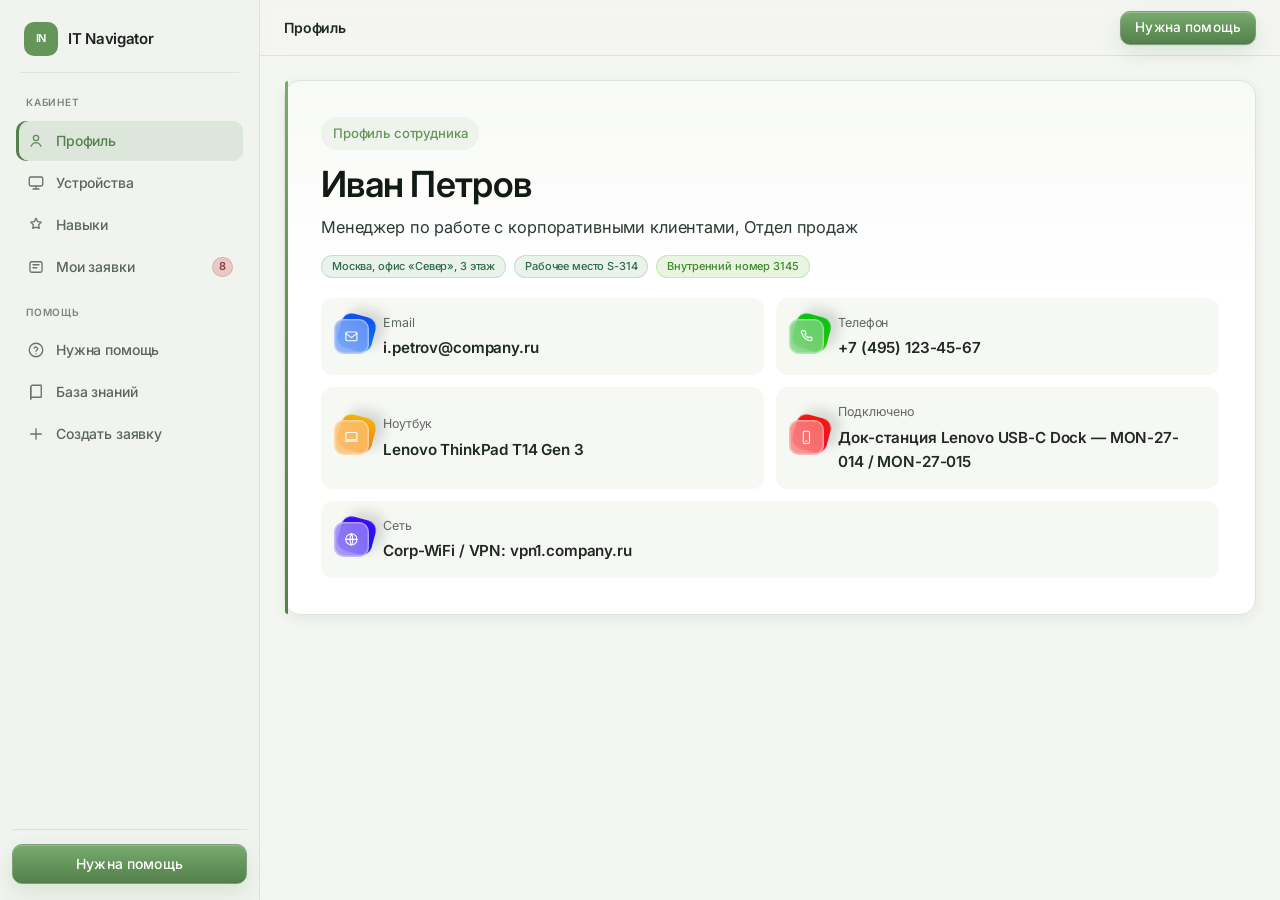
<file: pages/profile.html>
<!DOCTYPE html>
<html lang="ru">
<head>
  <meta charset="UTF-8" />
  <meta name="viewport" content="width=device-width, initial-scale=1.0" />
  <meta http-equiv="refresh" content="0; url=../index.html" />
  <title>Профиль — IT Navigator</title>
  <script>window.location.replace("../index.html");</script>
</head>
<body>
  <p><a href="../index.html">Перейти в профиль</a></p>
</body>
</html>
</file>
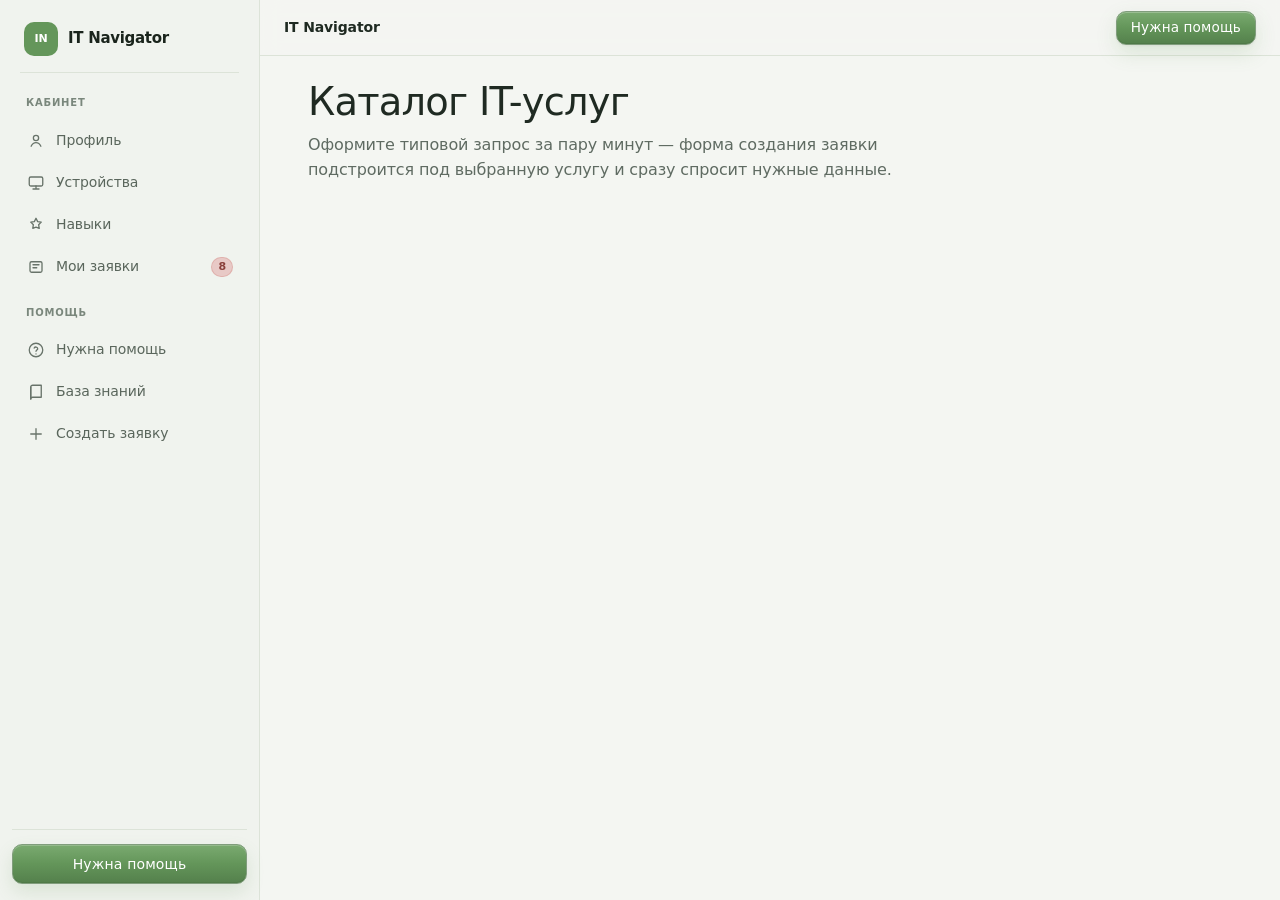
<file: pages/services.html>
<!DOCTYPE html>
<html lang="ru">
<head>
  <meta charset="UTF-8" />
  <meta name="viewport" content="width=device-width, initial-scale=1.0" />
  <meta name="description" content="Каталог IT-услуг: запрос доступа, установка ПО, заказ оборудования и другие типовые обращения." />
  <title>Каталог IT-услуг — IT Navigator</title>
  <link rel="stylesheet" href="../css/variables.css" />
  <link rel="stylesheet" href="../css/base.css" />
  <link rel="stylesheet" href="../css/components.css" />
  <link rel="stylesheet" href="../css/animations.css" />
  <link rel="stylesheet" href="../css/pages.css" />
</head>
<body class="page-shell" data-page="services">
  <header class="site-header">
    <div class="container header-inner">
      <a class="brand" href="../index.html" aria-label="IT Navigator — на главную">
        <span class="brand-mark" aria-hidden="true">IN</span>
        <span class="brand-text">IT Navigator</span>
      </a>
      <nav class="nav-desktop" aria-label="Основная навигация">
        <a class="nav-link" data-role-nav="employee it" href="knowledge-base.html">База знаний</a>
        <a class="nav-link" data-role-nav="employee" href="services.html">Услуги</a>
        <a class="nav-link" data-role-nav="employee" href="missions.html">Миссии</a>
        <a class="nav-link" data-role-nav="it" href="tickets.html">Заявки</a>
        <a class="nav-link" data-role-nav="it" href="dashboard.html">IT-панель</a>
        <a class="nav-link" data-role-nav="employee it" href="profile.html">Профиль</a>
      </nav>
      <div class="header-actions">
        <select class="role-switch" id="roleSwitch" aria-label="Роль пользователя">
          <option value="employee">Сотрудник</option>
          <option value="it">IT-отдел</option>
        </select>
        <a class="button button--primary" href="help.html">Нужна помощь</a>
        <button type="button" class="nav-toggle" aria-label="Меню" aria-expanded="false" aria-controls="navMobile">☰</button>
      </div>
    </div>
    <nav class="nav-mobile container" id="navMobile" aria-label="Мобильная навигация">
      <a data-role-nav="employee it" href="knowledge-base.html">База знаний</a>
      <a data-role-nav="employee" href="services.html">Услуги</a>
      <a data-role-nav="employee" href="missions.html">Миссии</a>
      <a data-role-nav="it" href="tickets.html">Заявки</a>
      <a data-role-nav="it" href="dashboard.html">IT-панель</a>
      <a data-role-nav="employee it" href="profile.html">Профиль</a>
    </nav>
  </header>

  <main class="page-main">
    <div class="container">
      <div class="section-heading">
        <div>
          <h1>Каталог IT-услуг</h1>
          <p class="section-lead">Оформите типовой запрос за пару минут — форма создания заявки подстроится под выбранную услугу и сразу спросит нужные данные.</p>
        </div>
      </div>

      <div id="servicesGrid" class="service-grid"></div>
    </div>
  </main>

  <footer class="site-footer">
    <div class="container footer-inner">
      <p style="max-width: 420px;">IT Navigator — helpdesk, который сначала помогает решить проблему, а затем создаёт готовую заявку для специалиста.</p>
      <nav class="footer-links" aria-label="Ссылки в подвале">
        <a href="help.html">Нужна помощь</a>
        <a href="knowledge-base.html">База знаний</a>
        <a href="services.html">Услуги</a>
        <a href="missions.html">Миссии</a>
        <a href="dashboard.html">IT-панель</a>
      </nav>
    </div>
  </footer>

  <div class="toast-region" id="toastRegion" aria-live="polite" aria-atomic="true"></div>

  <script src="../js/data.js"></script>
  <script src="../js/navigation.js"></script>
  <script src="../js/tickets.js"></script>
  <script src="../js/profile.js"></script>
  <script src="../js/diagnostics.js"></script>
  <script src="../js/missions.js"></script>
  <script src="../js/app.js"></script>
</body>
</html>
</file>
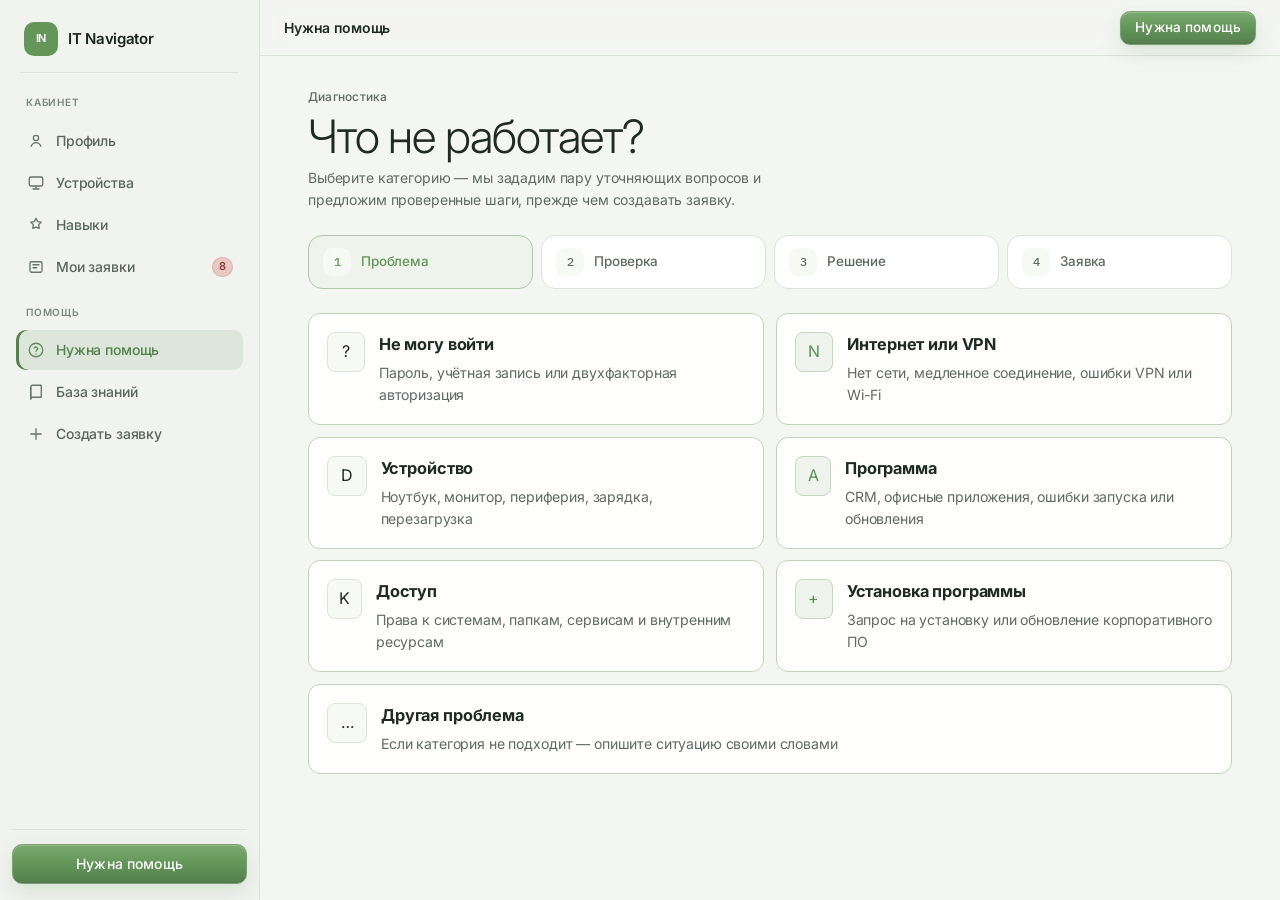
<file: pages/solution.html>
<!DOCTYPE html>
<html lang="ru">
<head>
  <meta charset="UTF-8" />
  <meta name="viewport" content="width=device-width, initial-scale=1.0" />
  <meta name="description" content="Пошаговая диагностика проблемы — проверьте предложенные шаги перед созданием заявки." />
  <title>Диагностика — IT Navigator</title>
  <link rel="preconnect" href="https://fonts.googleapis.com" />
  <link rel="preconnect" href="https://fonts.gstatic.com" crossorigin />
  <link href="https://fonts.googleapis.com/css2?family=IBM+Plex+Mono:wght@400;500&family=Inter:wght@300;400;500;600;700&display=swap" rel="stylesheet" />
  <link rel="stylesheet" href="../css/variables.css" />
  <link rel="stylesheet" href="../css/base.css" />
  <link rel="stylesheet" href="../css/components.css" />
  <link rel="stylesheet" href="../css/animations.css" />
  <link rel="stylesheet" href="../css/pages.css" />
</head>
<body class="page-shell" data-page="solution">
  <header class="site-header">
    <div class="container header-inner">
      <a class="brand" href="../index.html" aria-label="IT Navigator — на главную">
        <span class="brand-mark" aria-hidden="true">IN</span>
        <span class="brand-text">IT Navigator</span>
      </a>
      <nav class="nav-desktop" aria-label="Основная навигация">
        <a class="nav-link" href="knowledge-base.html">База знаний</a>
        <a class="nav-link" href="missions.html">Навыки</a>
      </nav>
      <div class="header-actions">
        <a class="button button--primary" href="help.html">Нужна помощь</a>
        <button type="button" class="nav-toggle" aria-label="Меню" aria-expanded="false" aria-controls="navMobile">☰</button>
      </div>
    </div>
    <nav class="nav-mobile container" id="navMobile" aria-label="Мобильная навигация">
      <a href="knowledge-base.html">База знаний</a>
      <a href="missions.html">Навыки</a>
    </nav>
  </header>

  <main class="page-main">
    <div class="container page-stack">
      <header class="page-intro reveal">
        <p class="block-kicker">Проверка</p>
        <h1>Диагностика проблемы</h1>
        <p>Следуйте шагам ниже. Если проверка помогла — отметьте проблему решённой. Если нет — продолжите или передайте заявку специалисту.</p>
      </header>

      <ol class="route-rail reveal reveal-delay-1" aria-label="Этапы диагностики">
        <li class="route-rail-step" data-diag-phase="problem"><span>1</span>Проблема</li>
        <li class="route-rail-step" data-diag-phase="check"><span>2</span>Проверка</li>
        <li class="route-rail-step" data-diag-phase="solution"><span>3</span>Решение</li>
        <li class="route-rail-step" data-diag-phase="ticket"><span>4</span>Заявка</li>
      </ol>

      <section class="diag-workspace reveal reveal-delay-2">
        <div class="diag-progress">
          <div class="progress-bar" aria-hidden="true">
            <span id="diagProgressBar" style="width: 0%"></span>
          </div>
          <p id="diagProgressLabel" class="text-muted">Проблема</p>
        </div>

        <div id="diagnosticContainer" class="step-panel diag-step-body"></div>

        <div class="diag-actions">
          <button type="button" class="button button--primary" id="diagResolvedBtn">Проблема решена</button>
          <button type="button" class="button button--secondary" id="diagContinueBtn">Не помогло — продолжить</button>
          <button type="button" class="button button--ghost" id="diagEscalateBtn">Передать специалисту</button>
        </div>
      </section>
    </div>
  </main>

  <footer class="site-footer">
    <div class="container footer-inner">
      <p style="max-width: 520px;">IT Navigator — кабинет сотрудника для решения IT-вопросов, заявок, базы знаний и цифровых навыков.</p>
      <nav class="footer-links" aria-label="Ссылки в подвале">
        <a href="help.html">Нужна помощь</a>
        <a href="knowledge-base.html">База знаний</a>
        <a href="missions.html">Навыки</a>
        <a href="profile.html">Профиль</a>
      </nav>
    </div>
  </footer>

  <div class="toast-region" id="toastRegion" aria-live="polite" aria-atomic="true"></div>

  <script src="../js/data.js"></script>
  <script src="../js/navigation.js"></script>
  <script src="../js/tickets.js"></script>
  <script src="../js/profile.js"></script>
  <script src="../js/diagnostics.js"></script>
  <script src="../js/missions.js"></script>
  <script src="../js/specular-button.js"></script>
  <script src="../js/magic-bento.js"></script>
  <script src="../js/app.js"></script>
</body>
</html>
</file>
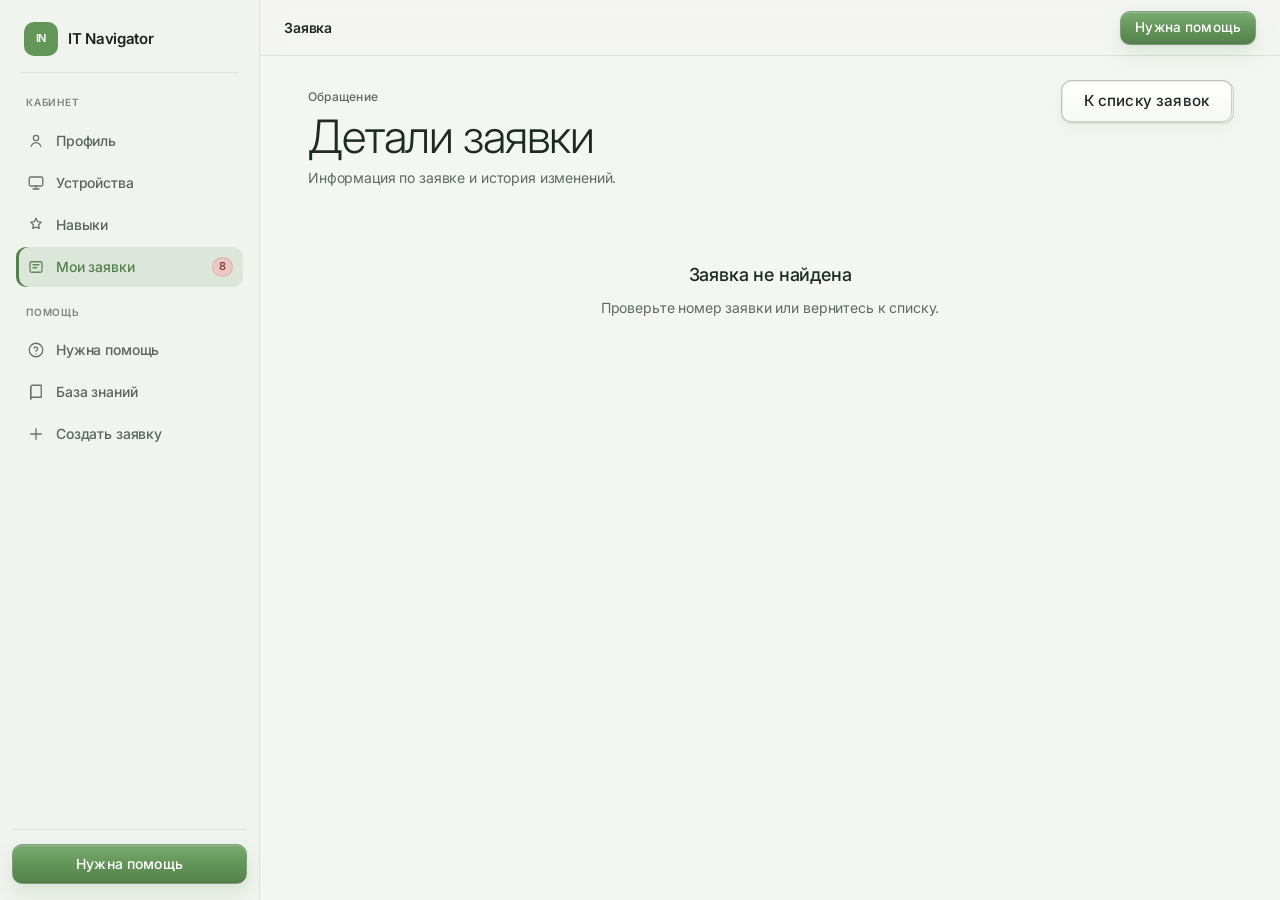
<file: pages/ticket.html>
<!DOCTYPE html>
<html lang="ru">
<head>
  <meta charset="UTF-8" />
  <meta name="viewport" content="width=device-width, initial-scale=1.0" />
  <meta name="description" content="Детали заявки и история изменений." />
  <title>Заявка — IT Navigator</title>
  <link rel="preconnect" href="https://fonts.googleapis.com" />
  <link rel="preconnect" href="https://fonts.gstatic.com" crossorigin />
  <link href="https://fonts.googleapis.com/css2?family=IBM+Plex+Mono:wght@400;500&family=Inter:wght@300;400;500;600;700&display=swap" rel="stylesheet" />
  <link rel="stylesheet" href="../css/variables.css" />
  <link rel="stylesheet" href="../css/base.css" />
  <link rel="stylesheet" href="../css/components.css" />
  <link rel="stylesheet" href="../css/animations.css" />
  <link rel="stylesheet" href="../css/pages.css" />
</head>
<body class="page-shell" data-page="ticket">
  <header class="site-header">
    <div class="container header-inner">
      <a class="brand" href="../index.html" aria-label="IT Navigator — на главную">
        <span class="brand-mark" aria-hidden="true">IN</span>
        <span class="brand-text">IT Navigator</span>
      </a>
      <nav class="nav-desktop" aria-label="Основная навигация">
        <a class="nav-link" href="knowledge-base.html">База знаний</a>
        <a class="nav-link" href="missions.html">Навыки</a>
      </nav>
      <div class="header-actions">
        <a class="button button--primary" href="help.html">Нужна помощь</a>
        <button type="button" class="nav-toggle" aria-label="Меню" aria-expanded="false" aria-controls="navMobile">☰</button>
      </div>
    </div>
    <nav class="nav-mobile container" id="navMobile" aria-label="Мобильная навигация">
      <a href="knowledge-base.html">База знаний</a>
      <a href="missions.html">Навыки</a>
    </nav>
  </header>

  <main class="page-main">
    <div class="container page-stack">
      <header class="page-intro page-intro--split reveal">
        <div>
          <p class="block-kicker">Обращение</p>
          <h1>Детали заявки</h1>
          <p>Информация по заявке и история изменений.</p>
        </div>
        <a class="button button--secondary" href="tickets.html">К списку заявок</a>
      </header>

      <div id="ticketDetail" class="reveal reveal-delay-1"></div>
    </div>
  </main>

  <footer class="site-footer">
    <div class="container footer-inner">
      <p style="max-width: 520px;">IT Navigator — кабинет сотрудника для решения IT-вопросов, заявок, базы знаний и цифровых навыков.</p>
      <nav class="footer-links" aria-label="Ссылки в подвале">
        <a href="help.html">Нужна помощь</a>
        <a href="knowledge-base.html">База знаний</a>
        <a href="missions.html">Навыки</a>
        <a href="profile.html">Профиль</a>
      </nav>
    </div>
  </footer>

  <div class="toast-region" id="toastRegion" aria-live="polite" aria-atomic="true"></div>

  <script src="../js/data.js"></script>
  <script src="../js/navigation.js"></script>
  <script src="../js/tickets.js"></script>
  <script src="../js/profile.js"></script>
  <script src="../js/diagnostics.js"></script>
  <script src="../js/missions.js"></script>
  <script src="../js/specular-button.js"></script>
  <script src="../js/magic-bento.js"></script>
  <script src="../js/app.js"></script>
</body>
</html>
</file>
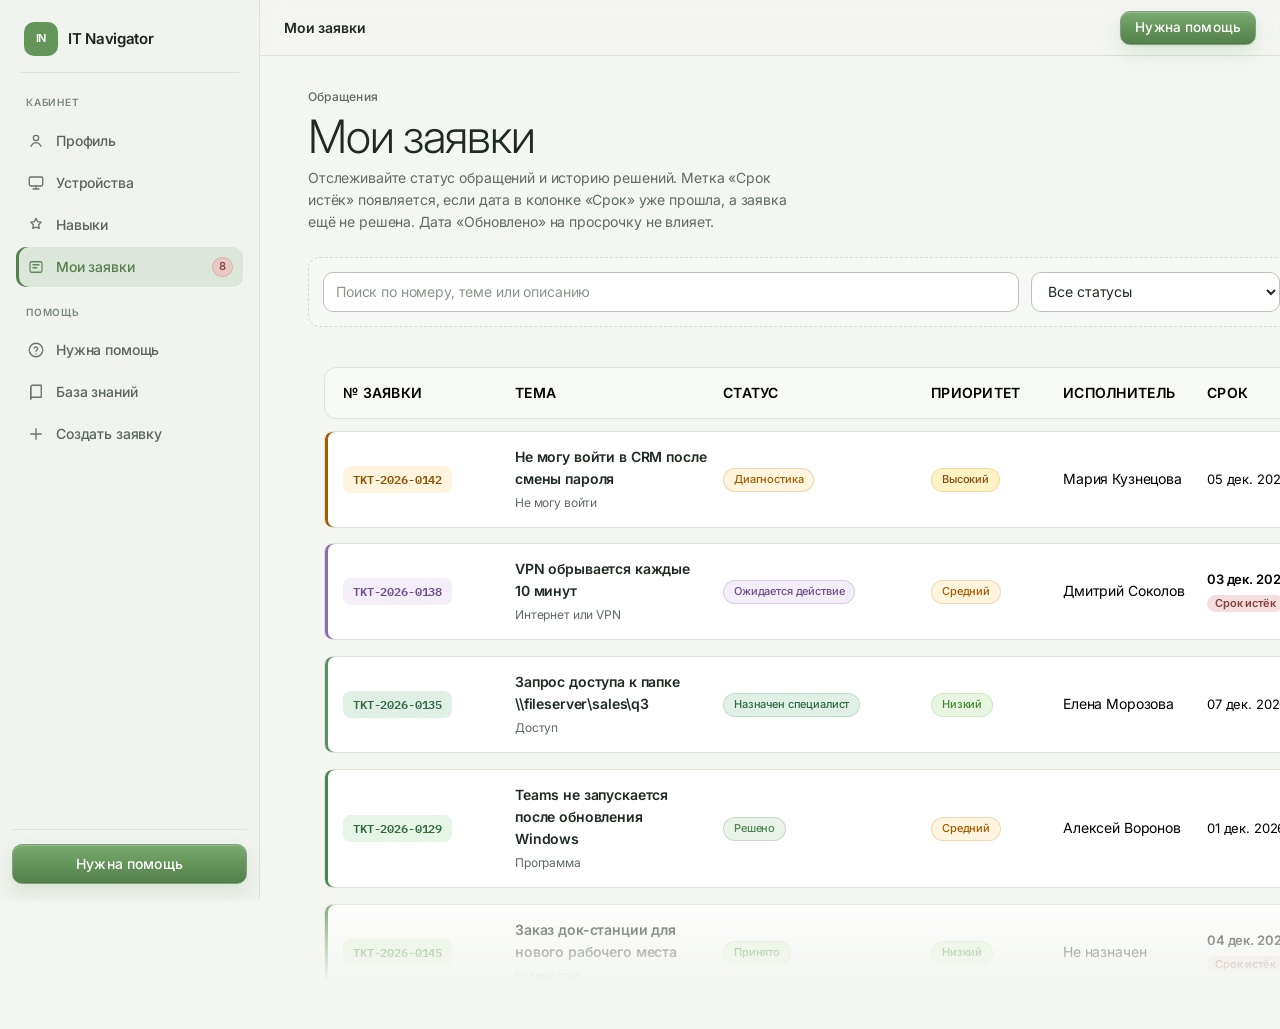
<file: pages/tickets.html>
<!DOCTYPE html>
<html lang="ru">
<head>
  <meta charset="UTF-8" />
  <meta name="viewport" content="width=device-width, initial-scale=1.0" />
  <meta name="description" content="Список ваших заявок в IT-отдел со статусами и приоритетами." />
  <title>Мои заявки — IT Navigator</title>
  <link rel="preconnect" href="https://fonts.googleapis.com" />
  <link rel="preconnect" href="https://fonts.gstatic.com" crossorigin />
  <link href="https://fonts.googleapis.com/css2?family=IBM+Plex+Mono:wght@400;500&family=Inter:wght@300;400;500;600;700&display=swap" rel="stylesheet" />
  <link rel="stylesheet" href="../css/variables.css" />
  <link rel="stylesheet" href="../css/base.css" />
  <link rel="stylesheet" href="../css/components.css" />
  <link rel="stylesheet" href="../css/animations.css" />
  <link rel="stylesheet" href="../css/pages.css" />
</head>
<body class="page-shell" data-page="tickets">
  <header class="site-header">
    <div class="container header-inner">
      <a class="brand" href="../index.html" aria-label="IT Navigator — на главную">
        <span class="brand-mark" aria-hidden="true">IN</span>
        <span class="brand-text">IT Navigator</span>
      </a>
      <nav class="nav-desktop" aria-label="Основная навигация">
        <a class="nav-link" href="knowledge-base.html">База знаний</a>
        <a class="nav-link" href="missions.html">Навыки</a>
      </nav>
      <div class="header-actions">
        <a class="button button--primary" href="help.html">Нужна помощь</a>
        <button type="button" class="nav-toggle" aria-label="Меню" aria-expanded="false" aria-controls="navMobile">☰</button>
      </div>
    </div>
    <nav class="nav-mobile container" id="navMobile" aria-label="Мобильная навигация">
      <a href="knowledge-base.html">База знаний</a>
      <a href="missions.html">Навыки</a>
    </nav>
  </header>

  <main class="page-main">
    <div class="container page-stack">
      <header class="page-intro page-intro--split reveal">
        <div>
          <p class="block-kicker">Обращения</p>
          <h1>Мои заявки</h1>
          <p>Отслеживайте статус обращений и историю решений. Метка «Срок истёк» появляется, если дата в колонке «Срок» уже прошла, а заявка ещё не решена. Дата «Обновлено» на просрочку не влияет.</p>
        </div>
        <a class="button button--primary" href="create-ticket.html">Новая заявка</a>
      </header>

      <div class="filter-bar reveal reveal-delay-1">
        <input class="control" type="search" id="ticketSearch" placeholder="Поиск по номеру, теме или описанию" aria-label="Поиск заявок" />
        <select class="control" id="ticketStatusFilter" aria-label="Фильтр по статусу">
          <option value="">Все статусы</option>
          <option value="accepted">Принято</option>
          <option value="assigned">Назначен специалист</option>
          <option value="diagnostics">Диагностика</option>
          <option value="waiting">Ожидается действие</option>
          <option value="resolved">Решено</option>
        </select>
        <select class="control" id="ticketPriorityFilter" aria-label="Фильтр по приоритету">
          <option value="">Все приоритеты</option>
          <option value="low">Низкий</option>
          <option value="medium">Средний</option>
          <option value="high">Высокий</option>
          <option value="critical">Критический</option>
        </select>
      </div>

      <section class="ticket-table-block reveal reveal-delay-2" aria-label="Список заявок">
        <div id="ticketsList"></div>
      </section>
    </div>
  </main>

  <footer class="site-footer">
    <div class="container footer-inner">
      <p style="max-width: 520px;">IT Navigator — кабинет сотрудника для решения IT-вопросов, заявок, базы знаний и цифровых навыков.</p>
      <nav class="footer-links" aria-label="Ссылки в подвале">
        <a href="help.html">Нужна помощь</a>
        <a href="knowledge-base.html">База знаний</a>
        <a href="missions.html">Навыки</a>
        <a href="profile.html">Профиль</a>
      </nav>
    </div>
  </footer>

  <div class="toast-region" id="toastRegion" aria-live="polite" aria-atomic="true"></div>

  <script src="../js/data.js"></script>
  <script src="../js/navigation.js"></script>
  <script src="../js/tickets.js"></script>
  <script src="../js/profile.js"></script>
  <script src="../js/diagnostics.js"></script>
  <script src="../js/missions.js"></script>
  <script src="../js/specular-button.js"></script>
  <script src="../js/magic-bento.js"></script>
  <script src="../js/app.js"></script>
</body>
</html>
</file>
<file: css/variables.css>
/* ================================================================
   IT Navigator — мягкая зелёная палитра (ненасыщенная)
   ================================================================ */
:root {
  color-scheme: light;

  --bg: #f4f6f2;
  --bg-elevated: #eef2eb;
  --surface: #ffffff;
  --surface-soft: #f7f9f5;
  --surface-accent: #eef7e8;
  --surface-teal: #e8f4ec;

  --text: #1f2a22;
  --text-body: #3d4a40;
  --text-muted: #5f6b62;
  --text-frost: #2b362e;
  --text-inverse: #ffffff;
  --text-placeholder: #8b968c;

  --border: #dce3d8;
  --border-strong: #c5d0c0;
  --border-elevated: #dce3d8;
  --border-input: #b8c4b6;

  --primary: #64965a;
  --primary-hover: #54804c;
  --primary-soft: #eef3eb;
  --accent: #5c8f5a;
  --accent-strong: #4d7a4c;
  --cta-gradient: none;

  --teal: #5a8f6a;
  --teal-hover: #4a7a58;
  --teal-soft: #eaf2ec;
  --graphite: #1f2a22;

  --success: #4a8650;
  --success-soft: #eaf3ea;
  --warning: #a35c00;
  --warning-soft: #fff4de;
  --danger: #b42318;
  --danger-soft: #fdecea;
  --info: #64965a;
  --info-soft: #eef3eb;

  /* Sidebar — светлый, как в референсе */
  --sidebar-bg: #f0f3ee;
  --sidebar-text: #5a665c;
  --sidebar-text-active: #1a241c;
  --sidebar-hover: rgba(100, 150, 90, 0.1);
  --sidebar-active-bg: rgba(100, 150, 90, 0.14);
  --sidebar-active: #54804c;
  --sidebar-section: #7a877c;
  --sidebar-border: #dce3d8;

  --shadow-subtle: 0 0 0 1px rgba(31, 42, 34, 0.06), 0 1px 3px rgba(31, 42, 34, 0.05);
  --shadow-subtle-2: 0 0 0 1px rgba(31, 42, 34, 0.08);
  --shadow-sm: 0 4px 14px rgba(31, 42, 34, 0.07);
  --shadow-md: 0 12px 28px rgba(31, 42, 34, 0.09);
  --shadow-lg: 0 20px 48px rgba(31, 42, 34, 0.11);
  --shadow-cta: none;
  --inset-rim: none;
  --inset-nav: none;

  --radius-sm: 8px;
  --radius-md: 12px;
  --radius-lg: 16px;
  --radius-xl: 20px;
  --radius-pill: 9999px;
  --radius-cards: 12px;
  --radius-inputs: 10px;
  --radius-buttons: 12px;

  --container: 1200px;
  --header-h: 56px;
  --sidebar-w: 260px;
  --space-unit: 4px;
  --section-gap: 48px;
  --card-pad: 24px;
  --element-gap: 8px;
  --transition: 150ms ease;

  --font: "Inter", ui-sans-serif, system-ui, sans-serif;
  --font-display: "Inter", ui-sans-serif, system-ui, sans-serif;
  --font-mono: "IBM Plex Mono", ui-monospace, Consolas, monospace;

  --font-weight-light: 400;
  --font-weight-regular: 400;
  --font-weight-medium: 500;
  --font-weight-semibold: 600;
  --font-weight-bold: 700;

  --text-caption: 11px;
  --text-body: 14px;
  --text-body-lg: 16px;
  --text-subheading: 18px;
  --text-heading-sm: 24px;
  --text-heading: 32px;
  --text-display: 36px;

  --tracking: -0.01em;
  --tracking-display: -0.02em;

  --color-violet-pulse: var(--primary);
  --color-indigo-ink: var(--primary);
  --color-lavender-wash: var(--primary-soft);
  --color-iris-glow: #c5e6b5;
  --color-ledger-green: var(--success);
  --color-paper-white: var(--surface);
  --color-bone: var(--surface-soft);
  --color-fog: #eef2eb;
  --color-silver: var(--border-strong);
  --color-marble: var(--warning-soft);
  --color-graphite: var(--text);
  --color-slate: var(--text-frost);
  --color-iron: var(--text-body);
  --color-steel: var(--text-muted);
  --color-smoke: var(--text-placeholder);
  --color-ash: var(--border);
  --color-mist: var(--border-input);
}
</file>
<file: css/base.css>
/* ================================================================
   Базовые стили — Sequence
   ================================================================ */
*,
*::before,
*::after {
  box-sizing: border-box;
}

html {
  scroll-behavior: smooth;
}

body {
  margin: 0;
  min-width: 320px;
  min-height: 100vh;
  font-family: var(--font);
  font-weight: var(--font-weight-regular);
  font-size: var(--text-body);
  letter-spacing: var(--tracking);
  color: var(--text-body);
  background:
    radial-gradient(ellipse 70% 50% at 0% 0%, rgba(31, 94, 255, 0.06), transparent 50%),
    radial-gradient(ellipse 50% 40% at 100% 0%, rgba(13, 148, 136, 0.05), transparent 45%),
    var(--bg);
  line-height: 1.57;
  -webkit-font-smoothing: antialiased;
}

img,
svg {
  display: block;
  max-width: 100%;
}

a {
  color: inherit;
  text-decoration: none;
}

a.link,
.prose a {
  color: var(--accent);
  font-weight: var(--font-weight-medium);
}

a.link:hover,
.prose a:hover {
  color: var(--primary);
}

button,
input,
select,
textarea {
  font: inherit;
  letter-spacing: inherit;
}

button,
select {
  cursor: pointer;
}

button:focus-visible,
input:focus-visible,
select:focus-visible,
textarea:focus-visible,
a:focus-visible,
[tabindex]:focus-visible {
  outline: 2px solid var(--color-iris-glow);
  outline-offset: 2px;
}

h1, h2, h3, h4 {
  margin: 0;
  color: var(--text);
  letter-spacing: var(--tracking);
}

h1 {
  font-family: var(--font-display);
  font-weight: var(--font-weight-semibold);
  font-size: clamp(28px, 4vw, var(--text-display));
  line-height: 1.15;
  letter-spacing: var(--tracking-display);
}

h2 {
  font-family: var(--font);
  font-weight: var(--font-weight-semibold);
  font-size: clamp(20px, 2.6vw, var(--text-heading-sm));
  line-height: 1.3;
  letter-spacing: var(--tracking);
}

h3 {
  font-family: var(--font);
  font-weight: var(--font-weight-medium);
  font-size: var(--text-subheading);
  line-height: 1.56;
}

h4 {
  font-family: var(--font);
  font-weight: var(--font-weight-medium);
  font-size: var(--text-body);
  line-height: 1.5;
}

p {
  margin: 0;
  color: var(--text-body);
}

ul, ol {
  margin: 0;
  padding: 0;
}

.container {
  width: min(calc(100% - 48px), var(--container));
  margin-inline: auto;
}

.sr-only {
  position: absolute;
  width: 1px;
  height: 1px;
  padding: 0;
  margin: -1px;
  overflow: hidden;
  clip: rect(0, 0, 0, 0);
  white-space: nowrap;
  border: 0;
}

.hidden {
  display: none !important;
}

.page-shell {
  display: flex;
  flex-direction: column;
  min-height: 100vh;
}

.page-main {
  flex: 1;
  padding: 28px 0 64px;
}

.page-main--landing {
  padding-top: 0;
}

.text-muted {
  color: var(--text-muted);
}

.text-center {
  text-align: center;
}

.stack-sm > * + * { margin-top: 8px; }
.stack-md > * + * { margin-top: 16px; }
.stack-lg > * + * { margin-top: 28px; }

@media (max-width: 720px) {
  .container {
    width: min(calc(100% - 32px), var(--container));
  }

  .page-main {
    padding: 20px 0 48px;
  }
}
</file>
<file: css/components.css>
/* ================================================================
   Компоненты — IT Navigator helpdesk
   ================================================================ */

/* --- Header / Nav --- */
.site-header {
  position: sticky;
  top: 0;
  z-index: 40;
  background: color-mix(in srgb, var(--color-paper-white) 92%, transparent);
  backdrop-filter: blur(10px);
  border-bottom: 1px solid var(--border);
}

.header-inner {
  display: flex;
  align-items: center;
  justify-content: space-between;
  gap: 16px;
  min-height: var(--header-h);
}

.brand {
  display: inline-flex;
  align-items: center;
  gap: 10px;
  font-weight: var(--font-weight-medium);
  font-size: 18px;
  letter-spacing: -0.002em;
  color: var(--text);
}

.brand-mark {
  display: grid;
  place-items: center;
  width: 32px;
  height: 32px;
  border-radius: 8px;
  color: var(--text-inverse);
  background: var(--primary);
  box-shadow: none;
  font-size: 11px;
  font-weight: var(--font-weight-semibold);
}

.brand-text {
  font-size: 18px;
  font-weight: var(--font-weight-medium);
  color: var(--text);
}

.nav-desktop {
  display: flex;
  align-items: center;
  gap: 2px;
}

.nav-link {
  padding: 8px 12px;
  border-radius: var(--radius-pill);
  color: var(--text-body);
  font-weight: var(--font-weight-medium);
  font-size: 14px;
  transition: color var(--transition), background var(--transition);
}

.nav-link:hover {
  color: var(--text);
}

.nav-link.is-active {
  color: var(--text);
  box-shadow: inset 0 -1px 0 var(--text);
  border-radius: 0;
  padding-bottom: 7px;
}

.header-actions {
  display: flex;
  align-items: center;
  gap: 8px;
}

.profile-icon-link {
  display: inline-grid;
  place-items: center;
  width: 36px;
  height: 36px;
  border: 1px solid var(--border);
  border-radius: 50%;
  color: var(--text);
  background: var(--surface);
  font-size: 12px;
  font-weight: var(--font-weight-semibold);
}

.nav-toggle {
  display: none;
  width: 36px;
  height: 36px;
  border: 1px solid var(--border);
  border-radius: var(--radius-sm);
  background: var(--surface);
  color: var(--text);
}

.nav-mobile {
  display: none;
  padding: 0 0 14px;
}

.nav-mobile.is-open {
  display: grid;
  gap: 4px;
}

.nav-mobile a {
  padding: 10px 12px;
  border-radius: var(--radius-pill);
  color: var(--text-body);
  font-weight: var(--font-weight-medium);
  font-size: 14px;
}

.nav-mobile a:hover,
.nav-mobile a.is-active {
  color: var(--text);
  background: var(--surface-soft);
}

/* --- Buttons (SpecularButton, React Bits → vanilla) --- */
.button,
.specular-button {
  --sb-radius: 10px;
  --sb-tint: #ffffff;
  --sb-tint-opacity: 1;
  --sb-blur: 0px;
  --sb-text-color: var(--text);
  --sb-border: var(--border-strong);

  position: relative;
  display: inline-flex;
  align-items: center;
  justify-content: center;
  gap: 8px;
  min-height: 40px;
  padding: 10px 18px;
  margin: 0;
  border: 1px solid var(--sb-border);
  border-radius: var(--sb-radius);
  overflow: visible;
  isolation: isolate;
  font-family: inherit;
  font-weight: var(--font-weight-medium);
  font-size: 14px;
  letter-spacing: 0.01em;
  line-height: 1;
  color: var(--sb-text-color);
  background: var(--sb-tint);
  backdrop-filter: blur(var(--sb-blur));
  -webkit-backdrop-filter: blur(var(--sb-blur));
  box-shadow:
    inset 0 1px 0 rgba(255, 255, 255, 0.55),
    0 1px 2px rgba(21, 32, 51, 0.04),
    0 6px 16px rgba(21, 32, 51, 0.06);
  cursor: pointer;
  outline: none;
  text-decoration: none;
  --ripple-color: color-mix(in srgb, var(--primary) 22%, transparent);
  transition:
    transform 0.15s ease,
    filter 0.15s ease,
    box-shadow 0.18s ease,
    border-color 0.18s ease,
    background 0.18s ease;
}

.button:hover,
.specular-button:hover {
  filter: none;
  border-color: color-mix(in srgb, var(--primary) 28%, var(--sb-border));
  box-shadow:
    inset 0 1px 0 rgba(255, 255, 255, 0.65),
    0 1px 2px rgba(21, 32, 51, 0.05),
    0 10px 22px rgba(21, 32, 51, 0.08);
}

.button:active,
.specular-button:active {
  transform: scale(0.98);
}

.button:focus-visible,
.specular-button:focus-visible {
  outline: 2px solid color-mix(in srgb, var(--primary) 55%, transparent);
  outline-offset: 3px;
}

.button:disabled,
.specular-button:disabled {
  opacity: 0.55;
  cursor: not-allowed;
}

.button:disabled:active,
.specular-button:disabled:active {
  transform: none;
}

.button > .button__label,
.specular-button__label {
  position: relative;
  z-index: 2;
  display: inline-flex;
  align-items: center;
  justify-content: center;
  gap: inherit;
}

.button__ripples {
  position: absolute;
  inset: 0;
  z-index: 1;
  overflow: hidden;
  border-radius: inherit;
  pointer-events: none;
}

.button__ripple {
  position: absolute;
  border-radius: 50%;
  pointer-events: none;
  background: var(--ripple-color);
  opacity: 0.5;
  transform: scale(0);
  animation: rippling var(--ripple-duration, 600ms) ease-out forwards;
}

.specular-button__fx {
  position: absolute;
  inset: -20px;
  pointer-events: none;
  z-index: 1;
}

.specular-button__fx canvas {
  display: block;
  width: 100%;
  height: 100%;
}

.specular-button--sm,
.button--small {
  font-size: 0.85rem;
  min-height: 34px;
  padding: 7px 14px;
  overflow: hidden;
}

.specular-button--md {
  font-size: 0.95rem;
  padding: 11px 22px;
  min-height: 42px;
}

.button--primary {
  --sb-tint: #64965a;
  --sb-tint-opacity: 1;
  --sb-text-color: #ffffff;
  --sb-blur: 0px;
  --sb-border: color-mix(in srgb, #4a7344 70%, #ffffff 30%);
  color: var(--sb-text-color);
  border-color: var(--sb-border);
  background:
    linear-gradient(180deg, #7aaa70 0%, #64965a 48%, #54804c 100%);
  box-shadow:
    inset 0 1px 0 rgba(255, 255, 255, 0.24),
    inset 0 -1px 0 rgba(50, 80, 45, 0.16),
    0 1px 2px rgba(31, 42, 34, 0.05),
    0 8px 20px rgba(100, 150, 90, 0.18);
  --ripple-color: rgba(255, 255, 255, 0.28);
}

.button--primary:hover {
  border-color: color-mix(in srgb, #3f643a 68%, #ffffff 32%);
  background:
    linear-gradient(180deg, #82b178 0%, #5c8c53 48%, #4a7344 100%);
  box-shadow:
    inset 0 1px 0 rgba(255, 255, 255, 0.28),
    inset 0 -1px 0 rgba(50, 80, 45, 0.14),
    0 1px 2px rgba(31, 42, 34, 0.05),
    0 12px 26px rgba(100, 150, 90, 0.22);
}

.button--teal {
  --sb-tint: #5a8f6a;
  --sb-tint-opacity: 1;
  --sb-text-color: #ffffff;
  --sb-border: color-mix(in srgb, #3f6b4c 70%, #ffffff 30%);
  color: var(--sb-text-color);
  border-color: var(--sb-border);
  background:
    linear-gradient(180deg, #6fa37e 0%, #5a8f6a 48%, #4a7a58 100%);
  box-shadow:
    inset 0 1px 0 rgba(255, 255, 255, 0.24),
    inset 0 -1px 0 rgba(40, 70, 50, 0.16),
    0 1px 2px rgba(31, 42, 34, 0.05),
    0 8px 20px rgba(90, 143, 106, 0.18);
  --ripple-color: rgba(255, 255, 255, 0.28);
}

.button--teal:hover {
  border-color: color-mix(in srgb, #355a42 68%, #ffffff 32%);
  background:
    linear-gradient(180deg, #78ab86 0%, #528466 48%, #406a4e 100%);
}

.button--secondary {
  --sb-tint: #ffffff;
  --sb-tint-opacity: 1;
  --sb-text-color: #1f2a22;
  --sb-blur: 0px;
  --sb-border: var(--border-strong);
  color: var(--sb-text-color);
  border-color: var(--sb-border);
  background: linear-gradient(180deg, #ffffff 0%, #f7f9f5 100%);
  box-shadow:
    inset 0 1px 0 rgba(255, 255, 255, 0.9),
    0 1px 2px rgba(31, 42, 34, 0.04),
    0 6px 16px rgba(31, 42, 34, 0.05);
  --ripple-color: color-mix(in srgb, var(--primary) 16%, transparent);
}

.button--secondary:hover {
  border-color: color-mix(in srgb, var(--primary) 35%, var(--border-strong));
  background: linear-gradient(180deg, #ffffff 0%, #eef7e8 100%);
}

.button--ghost {
  --sb-tint: transparent;
  --sb-tint-opacity: 0;
  --sb-text-color: var(--text-muted);
  --sb-blur: 0px;
  --sb-border: transparent;
  color: var(--sb-text-color);
  border-color: transparent;
  background: transparent;
  box-shadow: none;
  --ripple-color: color-mix(in srgb, var(--primary) 12%, transparent);
}

.button--ghost:hover {
  --sb-text-color: var(--text);
  color: var(--text);
  border-color: var(--border);
  background: color-mix(in srgb, var(--primary-soft) 55%, #fff);
  box-shadow: inset 0 1px 0 rgba(255, 255, 255, 0.7);
}

.button--danger {
  --sb-tint: #f7e9e8;
  --sb-tint-opacity: 1;
  --sb-text-color: #9f2f28;
  --sb-border: color-mix(in srgb, #c45b54 28%, var(--border));
  color: var(--sb-text-color);
  border: 1px solid var(--sb-border);
  border-radius: var(--sb-radius, 10px);
  background: linear-gradient(180deg, #fff8f7 0%, #f7e9e8 100%);
  box-shadow:
    inset 0 1px 0 rgba(255, 255, 255, 0.85),
    0 1px 2px rgba(31, 42, 34, 0.04);
  --ripple-color: color-mix(in srgb, var(--danger) 20%, transparent);
}

.button--danger:hover {
  border-color: color-mix(in srgb, #c45b54 40%, var(--border));
  background: linear-gradient(180deg, #fff5f4 0%, #f3e0de 100%);
}

.button--success {
  --sb-tint: #e8f3e6;
  --sb-tint-opacity: 1;
  --sb-text-color: #2f6b38;
  --sb-border: color-mix(in srgb, #5eb03e 28%, var(--border));
  color: var(--sb-text-color);
  border: 1px solid var(--sb-border);
  border-radius: var(--sb-radius, 10px);
  background: linear-gradient(180deg, #f5faf3 0%, #e8f3e6 100%);
  box-shadow:
    inset 0 1px 0 rgba(255, 255, 255, 0.85),
    0 1px 2px rgba(31, 42, 34, 0.04);
  --ripple-color: color-mix(in srgb, var(--success) 20%, transparent);
}

.button--success:hover {
  border-color: color-mix(in srgb, #5eb03e 40%, var(--border));
  background: linear-gradient(180deg, #f2f9ef 0%, #dfeede 100%);
}

.rating-row .button,
.cta-strip-actions .button {
  overflow: hidden;
}

.rating-row .button--success,
.rating-row .button--danger {
  white-space: nowrap;
}

.button--block { width: 100%; }

.app-sidebar__cta .button--primary,
.app-sidebar__cta .button--teal {
  box-shadow:
    inset 0 1px 0 rgba(255, 255, 255, 0.2),
    inset 0 -1px 0 rgba(50, 80, 45, 0.14),
    0 8px 18px rgba(100, 150, 90, 0.16);
}

/* --- Cards --- */
.card {
  background: var(--surface);
  border: 1px solid var(--border);
  border-radius: var(--radius-cards);
  box-shadow: none;
}

.card--hover {
  transition: border-color var(--transition), box-shadow var(--transition);
}

.card--hover:hover {
  box-shadow: var(--shadow-subtle);
  border-color: color-mix(in srgb, var(--primary) 25%, var(--border));
}

.card-pad { padding: var(--card-pad); }

/* --- Badges --- */
.badge {
  display: inline-flex;
  align-items: center;
  gap: 6px;
  width: fit-content;
  min-height: 22px;
  padding: 2px 10px;
  border-radius: var(--radius-pill);
  font-size: var(--text-caption);
  font-weight: var(--font-weight-medium);
  white-space: nowrap;
  border: 1px solid transparent;
}

.badge--new,
.badge--accepted {
  color: #3f8a2c;
  background: #e8f5e0;
  border-color: color-mix(in srgb, #5eb03e 22%, transparent);
}
.badge--assigned {
  color: #2f6b46;
  background: #e0f0e6;
  border-color: color-mix(in srgb, #4f9a6a 22%, transparent);
}
.badge--progress,
.badge--diagnostics {
  color: var(--warning);
  background: var(--warning-soft);
  border-color: color-mix(in srgb, var(--warning) 22%, transparent);
}
.badge--waiting {
  color: #6b4f8f;
  background: #f3eef8;
  border-color: color-mix(in srgb, #8b6bb5 28%, transparent);
}
.badge--resolved,
.badge--done {
  color: var(--success);
  background: var(--success-soft);
  border-color: color-mix(in srgb, var(--success) 22%, transparent);
}
.badge--low {
  color: #3f8a2c;
  background: #e8f5e0;
  border-color: color-mix(in srgb, #5eb03e 18%, transparent);
}
.badge--medium {
  color: var(--warning);
  background: var(--warning-soft);
  border-color: color-mix(in srgb, var(--warning) 18%, transparent);
}
.badge--high {
  color: #854d0e;
  background: #fef3c7;
  border-color: color-mix(in srgb, #ca8a04 22%, transparent);
}
.badge--critical {
  color: var(--danger);
  background: var(--danger-soft);
  border-color: color-mix(in srgb, var(--danger) 22%, transparent);
}
.badge--teal {
  color: #2f6b46;
  background: var(--teal-soft);
  border-color: color-mix(in srgb, var(--teal) 22%, transparent);
}

/* --- Forms --- */
.field { min-width: 0; }

.field-label {
  display: flex;
  justify-content: space-between;
  gap: 10px;
  margin-bottom: 6px;
  font-size: 14px;
  font-weight: var(--font-weight-medium);
  color: var(--text);
}

.required::after {
  content: " *";
  color: var(--danger);
}

.field-hint {
  color: var(--text-muted);
  font-size: 12px;
  font-weight: var(--font-weight-regular);
}

.control {
  width: 100%;
  min-height: 40px;
  padding: 8px 12px;
  border: 1px solid var(--border-input);
  border-radius: var(--radius-inputs);
  color: var(--text);
  background: var(--surface);
  font-size: 14px;
  transition: border-color var(--transition), box-shadow var(--transition);
}

.control::placeholder {
  color: var(--text-placeholder);
}

.control:hover {
  border-color: color-mix(in srgb, var(--border-input) 60%, var(--primary));
}

.control:focus {
  border-color: var(--primary);
  box-shadow: 0 0 0 2px var(--color-lavender-wash);
  outline: none;
}

textarea.control {
  min-height: 140px;
  resize: vertical;
}

.control.is-invalid {
  border-color: var(--danger);
  box-shadow: 0 0 0 2px var(--danger-soft);
}

.error-message {
  min-height: 18px;
  margin-top: 5px;
  color: var(--danger);
  font-size: 12px;
}

.form-grid {
  display: grid;
  grid-template-columns: repeat(2, minmax(0, 1fr));
  gap: 16px;
}

.field--full { grid-column: 1 / -1; }

.checkbox-row {
  display: flex;
  align-items: flex-start;
  gap: 10px;
  color: var(--text-muted);
  font-size: 14px;
}

.checkbox-row input {
  width: 16px;
  height: 16px;
  margin-top: 2px;
  accent-color: var(--primary);
}

.file-box {
  position: relative;
  display: grid;
  place-items: center;
  min-height: 110px;
  padding: 18px;
  border: 1.5px dashed var(--border-input);
  border-radius: var(--radius-cards);
  text-align: center;
  color: var(--text-muted);
  background: var(--color-bone);
}

.file-box input {
  position: absolute;
  inset: 0;
  opacity: 0;
  cursor: pointer;
}

.file-list {
  display: grid;
  gap: 8px;
  margin-top: 10px;
}

.file-item {
  display: flex;
  justify-content: space-between;
  gap: 12px;
  padding: 9px 11px;
  border-radius: var(--radius-sm);
  background: var(--color-bone);
  border: 1px solid var(--border);
  color: var(--text-muted);
  font-size: 13px;
}

/* --- Progress / Route --- */
.route-progress {
  display: grid;
  grid-template-columns: repeat(4, minmax(0, 1fr));
  gap: 8px;
  margin-bottom: 24px;
}

.route-step {
  position: relative;
  padding: 12px 14px;
  border-radius: var(--radius-cards);
  background: var(--surface);
  border: 1px solid var(--border);
  color: var(--text-muted);
  font-size: 13px;
  font-weight: var(--font-weight-medium);
}

.route-step.is-done {
  color: var(--success);
  background: var(--color-bone);
  border-color: var(--border);
}

.route-step.is-current,
.route-step.is-active {
  color: var(--accent);
  background: var(--color-lavender-wash);
  border-color: color-mix(in srgb, var(--primary) 30%, var(--border));
}

.progress-bar {
  height: 6px;
  border-radius: var(--radius-pill);
  background: var(--color-fog);
  overflow: hidden;
}

.progress-bar > span {
  display: block;
  height: 100%;
  border-radius: inherit;
  background: var(--primary);
  transition: width 320ms ease;
}

.progress-bar--skill {
  height: 8px;
  background: var(--color-fog);
}

.progress-bar--skill > span {
  background: var(--primary);
  box-shadow: none;
}

.progress-bar--complete > span {
  background: var(--success);
  box-shadow: none;
}

/* Feature-card / skill progress */
.feature-card {
  display: flex;
  flex-direction: column;
  width: 100%;
  overflow: hidden;
  padding: var(--card-pad);
  border-radius: var(--radius-cards);
  border: 1px solid var(--border);
  background: var(--surface);
  transition: box-shadow var(--transition), border-color var(--transition);
}

.feature-card:hover {
  box-shadow: var(--shadow-subtle);
}

.feature-card__title {
  font-family: var(--font);
  font-size: var(--text-subheading);
  font-weight: var(--font-weight-medium);
  letter-spacing: var(--tracking);
  color: var(--text);
}

.feature-card__desc {
  margin-top: 6px;
  color: var(--text-muted);
  font-size: 14px;
  line-height: 1.55;
}

.feature-card__body {
  display: flex;
  flex-direction: column;
  gap: 14px;
  margin-top: 18px;
}

.skill-progress-item {
  display: flex;
  align-items: center;
  gap: 14px;
}

.skill-progress-icon {
  display: contents;
}

.skill-progress-icon--done {
  /* handled via icon-btn--done */
}

.skill-progress-main {
  flex: 1;
  min-width: 0;
}

.skill-progress-head {
  display: flex;
  align-items: baseline;
  justify-content: space-between;
  gap: 10px;
}

.skill-progress-head strong {
  font-size: 14px;
  font-weight: var(--font-weight-medium);
  color: var(--text);
}

.skill-progress-pct {
  flex-shrink: 0;
  font-size: 13px;
  font-weight: var(--font-weight-semibold);
  font-variant-numeric: tabular-nums;
  color: var(--text);
}

.skill-progress-meta {
  display: flex;
  flex-wrap: wrap;
  justify-content: space-between;
  gap: 6px 12px;
  margin-top: 6px;
  color: var(--text-muted);
  font-size: 12px;
}

.skill-progress-meta .badge {
  min-height: 20px;
  padding: 2px 8px;
  font-size: 11px;
}

.skill-progress-item--compact .skill-progress-head {
  align-items: center;
}

.skill-progress-item--compact .skill-progress-pct {
  font-size: 14px;
}

/* --- Tables / lists --- */
.toolbar {
  display: grid;
  grid-template-columns: minmax(200px, 1fr) repeat(3, minmax(140px, 0.4fr));
  gap: 12px;
  margin-bottom: 16px;
}

.table-wrap {
  overflow-x: auto;
  -webkit-overflow-scrolling: touch;
  width: 100%;
  max-width: 100%;
}

.tickets-table {
  width: 100%;
  max-width: 100%;
  min-width: 0;
  border-collapse: separate;
  border-spacing: 0;
  background: var(--surface);
  border: 1px solid var(--border);
  border-radius: var(--radius-md);
  overflow: hidden;
}

.tickets-table th,
.tickets-table td {
  padding: 14px 16px;
  text-align: left;
  vertical-align: middle;
  border-bottom: 1px solid var(--border);
}

.tickets-table th {
  font-size: 12px;
  font-weight: 600;
  letter-spacing: 0.02em;
  text-transform: uppercase;
  color: var(--text-muted);
  background: var(--surface-soft);
  white-space: nowrap;
}

.tickets-table tbody tr {
  cursor: pointer;
  transition: background 140ms ease;
}

.tickets-table tbody tr:hover {
  background: color-mix(in srgb, var(--primary-soft) 45%, var(--surface));
}

.tickets-table tbody tr:last-child td {
  border-bottom: none;
}

.tickets-table tbody tr.is-overdue .ticket-date--due,
.ticket-date--overdue {
  color: #9f2f28;
  font-weight: 600;
}

.ticket-date--updated {
  color: var(--text-body);
  font-weight: 400;
}

.ticket-due-stack {
  display: flex;
  flex-direction: column;
  align-items: flex-start;
  gap: 6px;
  min-width: 0;
}

.ticket-overdue-mark {
  display: inline-flex;
  align-items: center;
  margin: 0;
  padding: 2px 8px;
  border-radius: 999px;
  background: #f3e0de;
  color: #8a3f3a;
  font-size: 11px;
  font-weight: 600;
  line-height: 1.2;
  white-space: nowrap;
}

.tickets-row--accepted {
  box-shadow: inset 3px 0 0 #64965a;
}

.tickets-row--assigned {
  box-shadow: inset 3px 0 0 #5a8f6a;
}

.tickets-row--diagnostics {
  box-shadow: inset 3px 0 0 var(--warning);
}

.tickets-row--waiting {
  box-shadow: inset 3px 0 0 #8b6bb5;
}

.tickets-row--resolved {
  box-shadow: inset 3px 0 0 var(--success);
}

.ticket-id-pill {
  display: inline-flex;
  align-items: center;
  padding: 4px 10px;
  border-radius: 8px;
  font-family: var(--font-mono);
  font-size: 12px;
  font-weight: 600;
  text-decoration: none;
  white-space: nowrap;
}

.ticket-id-pill--accepted {
  color: #3f8a2c;
  background: #e8f5e0;
}

.ticket-id-pill--assigned {
  color: #2f6b46;
  background: #e0f0e6;
}

.ticket-id-pill--diagnostics {
  color: #8a5200;
  background: #fff4de;
}

.ticket-id-pill--waiting {
  color: #6b4f8f;
  background: #f3eef8;
}

.ticket-id-pill--resolved {
  color: #2f6b38;
  background: #e6f5e8;
}

.ticket-title-cell {
  display: grid;
  gap: 4px;
  min-width: 0;
}

.ticket-title-cell strong {
  font-size: 14px;
  font-weight: 600;
  color: var(--text);
  word-break: break-word;
}

.ticket-title-cell span {
  font-size: 12px;
  color: var(--text-muted);
}

.ticket-date {
  font-size: 13px;
  color: var(--text-body);
  line-height: 1.35;
  white-space: normal;
}

.tickets-animated-list {
  position: relative;
  width: 100%;
}

.tickets-mobile {
  display: none;
}

.tickets-scroll-list {
  max-height: min(70vh, 640px);
  overflow-y: auto;
  padding: 16px;
  scrollbar-width: thin;
  scrollbar-color: color-mix(in srgb, var(--primary) 35%, var(--border-strong)) transparent;
}

.tickets-scroll-list:focus-visible {
  outline: 2px solid color-mix(in srgb, var(--primary) 45%, transparent);
  outline-offset: 2px;
  border-radius: var(--radius-md);
}

.tickets-scroll-list::-webkit-scrollbar {
  width: 8px;
}

.tickets-scroll-list::-webkit-scrollbar-track {
  background: transparent;
}

.tickets-scroll-list::-webkit-scrollbar-thumb {
  background: color-mix(in srgb, var(--primary) 30%, var(--border-strong));
  border-radius: 4px;
}

.tickets-list-gradient {
  position: absolute;
  left: 0;
  right: 0;
  pointer-events: none;
  transition: opacity 0.3s ease;
  z-index: 2;
}

.tickets-list-gradient--top {
  top: 0;
  height: 50px;
  opacity: 0;
  background: linear-gradient(to bottom, var(--bg), transparent);
}

.tickets-list-gradient--bottom {
  bottom: 0;
  height: 100px;
  opacity: 1;
  background: linear-gradient(to top, var(--bg), transparent);
}

/* AnimatedList: scale 0.7 ↔ 1, opacity, 0.2s, reverse on leave */
.animated-list-item {
  opacity: 0;
  transform: scale(0.7);
  transform-origin: center center;
  transition:
    opacity 0.2s ease,
    transform 0.2s ease,
    background 0.15s ease,
    box-shadow 0.15s ease;
  will-change: opacity, transform;
  margin-bottom: 1rem;
  cursor: pointer;
}

.animated-list-item:last-child {
  margin-bottom: 0;
}

.animated-list-item.is-inview {
  opacity: 1;
  transform: scale(1);
}

.tickets-grid-table {
  width: 100%;
  min-width: 1120px;
}

.tickets-desktop {
  overflow-x: auto;
  -webkit-overflow-scrolling: touch;
}

.tickets-grid-table__head,
.tickets-grid-table__row {
  display: grid;
  align-items: center;
  column-gap: 16px;
  row-gap: 8px;
  padding: 14px 16px 14px 18px;
}

.tickets-grid-table--user .tickets-grid-table__head,
.tickets-grid-table--user .tickets-grid-table__row {
  grid-template-columns:
    9.75rem
    minmax(12rem, 1.45fr)
    12rem
    7.25rem
    minmax(8rem, 0.9fr)
    minmax(9.75rem, 1fr)
    minmax(9rem, 0.9fr);
}

.tickets-grid-table--admin .tickets-grid-table__head,
.tickets-grid-table--admin .tickets-grid-table__row {
  grid-template-columns:
    9.75rem
    minmax(12rem, 1.45fr)
    12rem
    7.25rem
    minmax(8rem, 0.9fr)
    minmax(9.75rem, 1fr)
    6.5rem;
}

.tickets-grid-table__head {
  position: sticky;
  top: 0;
  z-index: 1;
  margin-bottom: 0.75rem;
  border: 1px solid var(--border);
  border-radius: var(--radius-md);
  background: var(--surface-soft);
}

.tickets-grid-table__cell--head {
  font-size: 12px;
  font-weight: 600;
  letter-spacing: 0.02em;
  text-transform: uppercase;
  color: var(--text-muted);
  white-space: nowrap;
}

.tickets-grid-table__row {
  border: 1px solid var(--border);
  border-radius: 8px;
  background: var(--surface);
}

.tickets-grid-table__row:hover,
.tickets-grid-table__row.is-selected,
.ticket-card.animated-list-item.is-selected {
  background: color-mix(in srgb, var(--primary-soft) 70%, var(--surface));
}

.tickets-grid-table__cell {
  min-width: 0;
  font-size: 14px;
  color: var(--text-body);
  overflow: hidden;
}

.tickets-grid-table__cell .badge {
  max-width: 100%;
  overflow: hidden;
  text-overflow: ellipsis;
}

.tickets-grid-table__cell--due {
  overflow: visible;
}

@media (prefers-reduced-motion: reduce) {
  .animated-list-item {
    opacity: 1;
    transform: none;
    transition: none;
    will-change: auto;
  }
}

@media (max-width: 900px) {
  .tickets-desktop {
    display: none !important;
  }

  .tickets-mobile {
    display: flex;
    flex-direction: column;
    gap: 0;
    padding-bottom: 4px;
  }

  .tickets-mobile .animated-list-item {
    transform-origin: center top;
  }

  .ticket-card {
    display: grid;
    gap: 10px;
    padding: 14px 14px 14px 16px;
    border: 1px solid color-mix(in srgb, var(--primary) 18%, var(--border));
    border-radius: 8px;
    background: color-mix(in srgb, var(--surface) 94%, var(--primary-soft));
    box-shadow: none;
    text-decoration: none;
    color: inherit;
    cursor: pointer;
    overflow: visible;
    transition:
      border-color 140ms ease,
      background 140ms ease,
      opacity 0.2s ease,
      transform 0.2s ease;
  }

  .ticket-card:hover,
  .ticket-card:focus-visible {
    border-color: color-mix(in srgb, var(--primary) 35%, var(--border));
    background: color-mix(in srgb, var(--surface) 86%, var(--primary-soft));
    outline: none;
    box-shadow: none;
  }

  .ticket-card--accepted {
    box-shadow: inset 3px 0 0 #64965a;
  }

  .ticket-card--assigned {
    box-shadow: inset 3px 0 0 #5a8f6a;
  }

  .ticket-card--diagnostics {
    box-shadow: inset 3px 0 0 var(--warning);
  }

  .ticket-card--waiting {
    box-shadow: inset 3px 0 0 #8b6bb5;
  }

  .ticket-card--resolved {
    box-shadow: inset 3px 0 0 var(--success);
  }

  .ticket-card__top {
    display: flex;
    flex-wrap: wrap;
    align-items: center;
    justify-content: space-between;
    gap: 8px;
  }

  .ticket-card__title {
    margin: 0;
    font-size: 15px;
    font-weight: 600;
    color: var(--text);
    line-height: 1.35;
    word-break: break-word;
  }

  .ticket-card__meta {
    display: grid;
    gap: 8px;
  }

  .ticket-card__row {
    display: grid;
    grid-template-columns: 96px minmax(0, 1fr);
    gap: 10px;
    align-items: start;
    font-size: 13px;
  }

  .ticket-card__label {
    color: var(--text-muted);
    font-size: 12px;
    font-weight: 600;
    padding-top: 2px;
  }

  .ticket-card__value {
    color: var(--text-body);
    min-width: 0;
    word-break: break-word;
  }

  .ticket-card__value .badge {
    max-width: 100%;
  }

  .ticket-card .ticket-due-stack {
    gap: 6px;
  }

  .ticket-card .ticket-date {
    white-space: normal;
  }
}

@media (max-width: 900px) and (prefers-reduced-motion: no-preference) {
  .tickets-mobile .animated-list-item {
    transform: scale(0.85);
  }

  .tickets-mobile .animated-list-item.is-inview {
    transform: scale(1);
  }
}

table:not(.tickets-table) {
  width: 100%;
  border-collapse: collapse;
  min-width: 760px;
}

th, td {
  padding: 12px 14px;
  border-bottom: 1px solid var(--border);
  text-align: left;
  vertical-align: middle;
}

th {
  color: var(--text-muted);
  background: var(--color-bone);
  font-size: 11px;
  font-weight: var(--font-weight-medium);
  text-transform: uppercase;
  letter-spacing: 0.04em;
}

td {
  font-size: 14px;
  color: var(--text-body);
}

table:not(.tickets-table) tbody tr:nth-child(even) { background: var(--color-fog); }
table:not(.tickets-table) tbody tr:hover { background: var(--color-lavender-wash); }

.ticket-id {
  font-family: var(--font-mono);
  color: var(--accent);
  font-weight: var(--font-weight-medium);
  font-size: 12px;
}

/* --- Stats --- */
.stats-grid {
  display: grid;
  grid-template-columns: repeat(auto-fit, minmax(150px, 1fr));
  gap: 12px;
  margin-bottom: 20px;
}

.stat-card {
  padding: 16px 18px;
}

.stat-card span {
  color: var(--text-muted);
  font-size: 14px;
}

.stat-card strong {
  display: block;
  margin-top: 4px;
  font-family: var(--font);
  font-size: 40px;
  font-weight: var(--font-weight-light);
  line-height: 1;
  letter-spacing: -1px;
  color: var(--text);
}

/* --- Empty / toast / footer --- */
.empty-state {
  padding: 48px 24px;
  text-align: center;
}

.empty-state h3 { margin-bottom: 8px; }
.empty-state p {
  max-width: 460px;
  margin: 0 auto 18px;
  color: var(--text-muted);
}

.toast-region {
  position: fixed;
  right: 20px;
  bottom: 20px;
  z-index: 80;
  display: grid;
  gap: 10px;
  width: min(380px, calc(100% - 40px));
}

.toast {
  display: flex;
  gap: 10px;
  padding: 14px 16px;
  border: 1px solid var(--border);
  border-radius: var(--radius-cards);
  background: var(--surface);
  box-shadow: var(--shadow-subtle);
}

.toast--success { border-left: 3px solid var(--success); }
.toast--error { border-left: 3px solid var(--danger); }
.toast--info { border-left: 3px solid var(--primary); }

.site-footer {
  border-top: 1px solid var(--border);
  padding: 28px 0;
  color: var(--text-muted);
  font-size: 14px;
  background: var(--bg);
}

.footer-inner {
  display: flex;
  flex-wrap: wrap;
  justify-content: space-between;
  gap: 16px;
}

.footer-links {
  display: flex;
  flex-wrap: wrap;
  gap: 14px;
}

.footer-links a {
  color: var(--text-body);
  font-weight: var(--font-weight-medium);
}

.footer-links a:hover {
  color: var(--accent);
}

.section-heading {
  display: flex;
  align-items: flex-start;
  justify-content: space-between;
  gap: 20px;
  margin-bottom: 22px;
}

.section-heading h1,
.section-heading h2 {
  font-size: clamp(28px, 3vw, 40px);
  font-weight: var(--font-weight-light);
}

.section-heading p {
  max-width: 640px;
  margin-top: 8px;
  color: var(--text-muted);
  font-size: var(--text-body-lg);
}

.icon-tile {
  display: grid;
  place-items: center;
  width: 40px;
  height: 40px;
  border-radius: 8px;
  background: var(--color-bone);
  color: var(--text);
  font-size: 1rem;
  border: 1px solid var(--border);
}

.icon-tile--teal {
  background: var(--color-lavender-wash);
  color: var(--accent);
  border-color: color-mix(in srgb, var(--primary) 18%, var(--border));
}

.icon-tile--sm {
  width: 28px;
  height: 28px;
  border-radius: 6px;
  font-size: 0.8rem;
}

/* --- App shell + sidebar --- */
.app-shell {
  display: grid;
  grid-template-columns: var(--sidebar-w) minmax(0, 1fr);
  min-height: 100vh;
  background: var(--bg);
}

.app-shell > .site-header,
.app-shell > .site-footer,
.app-shell > .nav-mobile {
  display: none !important;
}

.app-sidebar {
  position: sticky;
  top: 0;
  z-index: 30;
  display: flex;
  flex-direction: column;
  height: 100vh;
  padding: 18px 12px 16px;
  background: var(--sidebar-bg);
  color: var(--sidebar-text);
  border-right: 1px solid var(--sidebar-border);
}

.app-sidebar__brand {
  display: flex;
  align-items: center;
  gap: 10px;
  margin: 0 8px 22px;
  padding: 4px 4px 16px;
  border-bottom: 1px solid var(--sidebar-border);
  color: var(--sidebar-text-active);
  text-decoration: none;
}

.app-sidebar__brand .brand-mark {
  width: 34px;
  height: 34px;
  border-radius: 10px;
}

.app-sidebar__brand-text {
  font-size: 15px;
  font-weight: 600;
  letter-spacing: -0.02em;
}

.app-sidebar__nav {
  display: flex;
  flex-direction: column;
  gap: 18px;
  flex: 1;
  overflow-y: auto;
  padding-inline: 4px;
}

.app-sidebar__section {
  display: flex;
  flex-direction: column;
  gap: 2px;
}

.app-sidebar__label {
  margin: 0 10px 8px;
  font-size: 10px;
  font-weight: 600;
  letter-spacing: 0.08em;
  text-transform: uppercase;
  color: var(--sidebar-section);
}

.app-sidebar__link {
  display: flex;
  align-items: center;
  gap: 10px;
  min-height: 40px;
  padding: 8px 10px;
  border-radius: 10px;
  color: var(--sidebar-text);
  font-size: 14px;
  font-weight: 500;
  text-decoration: none;
  transition: background var(--transition), color var(--transition);
}

.app-sidebar__link:hover {
  background: var(--sidebar-hover);
  color: var(--sidebar-text-active);
}

.app-sidebar__link.is-active {
  background: var(--sidebar-active-bg);
  color: var(--sidebar-active);
  box-shadow: inset 3px 0 0 var(--sidebar-active);
}

.app-sidebar__icon {
  display: grid;
  place-items: center;
  width: 20px;
  height: 20px;
  flex-shrink: 0;
  opacity: 0.9;
}

.app-sidebar__icon svg {
  width: 18px;
  height: 18px;
  stroke: currentColor;
  fill: none;
  stroke-width: 1.75;
  stroke-linecap: round;
  stroke-linejoin: round;
}

.app-sidebar__text {
  flex: 1;
  min-width: 0;
}

.app-sidebar__badge {
  display: inline-flex;
  align-items: center;
  justify-content: center;
  min-width: 20px;
  height: 20px;
  padding: 0 6px;
  border-radius: 999px;
  background: #e8c9c6;
  color: #8a3f3a;
  font-size: 11px;
  font-weight: 600;
  line-height: 1;
  border: 1px solid color-mix(in srgb, #c45b54 22%, transparent);
}

.app-sidebar__badge--warn {
  background: var(--warning-soft);
  color: var(--warning);
  min-width: auto;
  padding: 3px 8px;
  font-size: 10px;
  font-weight: 600;
}

.app-sidebar__cta {
  margin-top: auto;
  padding-top: 14px;
  border-top: 1px solid var(--sidebar-border);
}

.app-sidebar__cta .button {
  width: 100%;
}

.app-frame {
  display: flex;
  flex-direction: column;
  min-width: 0;
  min-height: 100vh;
}

.app-topbar {
  position: sticky;
  top: 0;
  z-index: 20;
  display: flex;
  align-items: center;
  justify-content: space-between;
  gap: 12px;
  min-height: var(--header-h);
  padding: 0 24px;
  background: color-mix(in srgb, var(--bg) 90%, transparent);
  backdrop-filter: blur(10px);
  border-bottom: 1px solid var(--border);
}

.app-topbar__title {
  font-size: 14px;
  font-weight: 600;
  color: var(--text);
}

.app-topbar__actions {
  display: flex;
  align-items: center;
  gap: 8px;
}

.app-main {
  flex: 1;
  padding: 24px 24px 48px;
}

.app-main > .container,
.app-main > .page-stack,
.app-main > .employee-home {
  width: min(100%, var(--container));
  margin-inline: auto;
}

.sidebar-toggle {
  display: none;
  width: 40px;
  height: 40px;
  border: 1px solid var(--border);
  border-radius: 10px;
  background: var(--surface);
  color: var(--text);
}

body.sidebar-open {
  overflow: hidden;
}

body.sidebar-open .app-sidebar {
  transform: translateX(0);
}

body.sidebar-open .app-sidebar-backdrop {
  opacity: 1;
  pointer-events: auto;
}

.app-sidebar-backdrop {
  display: none;
}

@media (max-width: 960px) {
  .nav-desktop { display: none; }
  .nav-toggle { display: inline-grid; place-items: center; }
  .form-grid { grid-template-columns: 1fr; }
  .toolbar { grid-template-columns: 1fr 1fr; }
  .route-progress { grid-template-columns: 1fr 1fr; }

  .app-shell {
    grid-template-columns: 1fr;
  }

  .app-sidebar {
    position: fixed;
    inset: 0 auto 0 0;
    width: min(288px, 86vw);
    transform: translateX(-105%);
    transition: transform 200ms ease;
    box-shadow: var(--shadow-lg);
  }

  .app-sidebar-backdrop {
    display: block;
    position: fixed;
    inset: 0;
    z-index: 25;
    background: rgba(21, 32, 51, 0.45);
    opacity: 0;
    pointer-events: none;
    transition: opacity 200ms ease;
  }

  .sidebar-toggle {
    display: inline-grid;
    place-items: center;
  }

  .app-topbar,
  .app-main {
    padding-inline: 16px;
  }
}

@media (max-width: 640px) {
  .brand-text { display: none; }
  .toolbar { grid-template-columns: 1fr; }
}

/* ---------- GlassIcons (React Bits → vanilla) ---------- */
.icon-btn {
  --icon-btn-size: 4.5em;
  background-color: transparent;
  outline: none;
  position: relative;
  display: inline-block;
  width: var(--icon-btn-size);
  height: var(--icon-btn-size);
  perspective: 24em;
  transform-style: preserve-3d;
  -webkit-tap-highlight-color: transparent;
  border: none;
  cursor: default;
  flex-shrink: 0;
  vertical-align: middle;
}

.icon-btn--sm {
  --icon-btn-size: 2.35em;
  font-size: 15px;
}

.icon-btn--md {
  --icon-btn-size: 2.75em;
  font-size: 15px;
}

.icon-btn__back,
.icon-btn__front,
.icon-btn__label {
  transition:
    opacity 0.3s cubic-bezier(0.83, 0, 0.17, 1),
    transform 0.3s cubic-bezier(0.83, 0, 0.17, 1);
}

.icon-btn__back,
.icon-btn__front {
  border-radius: 28%;
  position: absolute;
  top: 0;
  left: 0;
  width: 100%;
  height: 100%;
}

.icon-btn__back {
  box-shadow: 0.5em -0.5em 0.75em hsla(223, 10%, 10%, 0.15);
  display: block;
  transform: rotate(15deg);
  transform-origin: 100% 100%;
  will-change: transform;
}

.icon-btn__front {
  background-color: color-mix(in srgb, var(--glass-accent, hsl(223, 90%, 55%)) 42%, hsla(0, 0%, 100%, 0.55));
  box-shadow: 0 0 0 0.1em hsla(0, 0%, 100%, 0.35) inset;
  backdrop-filter: blur(0.75em);
  -webkit-backdrop-filter: blur(0.75em);
  display: flex;
  transform-origin: 80% 50%;
  will-change: transform;
}

.icon-btn__icon {
  margin: auto;
  width: 42%;
  height: 42%;
  display: flex;
  align-items: center;
  justify-content: center;
  color: #fff;
}

.icon-btn__icon svg {
  width: 100%;
  height: 100%;
  stroke: currentColor;
  fill: none;
  stroke-width: 1.75;
  stroke-linecap: round;
  stroke-linejoin: round;
}

.icon-btn__label {
  font-size: 0.72em;
  white-space: nowrap;
  text-align: center;
  line-height: 2;
  opacity: 0;
  position: absolute;
  top: 100%;
  right: 0;
  left: 0;
  transform: translateY(0);
  color: var(--text-muted);
  pointer-events: none;
}

.icon-btn:focus-visible .icon-btn__back,
.icon-btn:hover .icon-btn__back,
.detail-item:hover .icon-btn__back,
.skill-tile:hover .icon-btn__back,
.skill-progress-item:hover .icon-btn__back {
  transform: rotate(25deg) translate3d(-0.35em, -0.35em, 0.35em);
}

.icon-btn:focus-visible .icon-btn__front,
.icon-btn:hover .icon-btn__front,
.detail-item:hover .icon-btn__front,
.skill-tile:hover .icon-btn__front,
.skill-progress-item:hover .icon-btn__front {
  transform: translate3d(0, 0, 1.25em);
}

.icon-btn:focus-visible .icon-btn__label,
.icon-btn:hover .icon-btn__label {
  opacity: 1;
  transform: translateY(20%);
}

.icon-btn--done .icon-btn__back {
  background: linear-gradient(hsl(123, 90%, 40%), hsl(108, 90%, 40%)) !important;
}

/* ---------- Stepper (React Bits → vanilla, ticket status) ---------- */
.ticket-stepper {
  margin: 0 0 18px;
  width: 100%;
  border-radius: 1.25rem;
  border: 1px solid var(--border);
  background: var(--surface);
  box-shadow: var(--shadow-sm);
  overflow: hidden;
}

.ticket-stepper .step-indicator-row {
  display: flex;
  width: 100%;
  align-items: flex-start;
  justify-content: center;
  gap: 0;
  padding: 1.35rem 1.1rem 1.15rem;
  overflow-x: auto;
}

.step-indicator-wrap {
  display: flex;
  flex-direction: column;
  align-items: center;
  flex-shrink: 0;
  min-width: 3.25rem;
}

.step-indicator {
  position: relative;
  outline: none;
}

.step-indicator-inner {
  display: flex;
  height: 2rem;
  width: 2rem;
  align-items: center;
  justify-content: center;
  border-radius: 9999px;
  font-weight: 600;
  transition: background-color 0.3s ease, color 0.3s ease, transform 0.3s ease;
}

.step-indicator.is-inactive .step-indicator-inner {
  background-color: #e8edf5;
  color: #8b96a8;
}

.step-indicator.is-active .step-indicator-inner {
  background-color: var(--primary);
  color: var(--primary);
  box-shadow: 0 0 0 4px var(--primary-soft);
}

.step-indicator.is-complete .step-indicator-inner {
  background-color: var(--primary);
  color: #fff;
}

.active-dot {
  height: 0.75rem;
  width: 0.75rem;
  border-radius: 9999px;
  background-color: #fff;
}

.step-number {
  font-size: 0.875rem;
  color: inherit;
}

.step-caption {
  margin-top: 0.4rem;
  max-width: 4.8rem;
  font-size: 0.68rem;
  line-height: 1.25;
  text-align: center;
  color: var(--text-muted);
}

.step-indicator.is-active + .step-caption,
.step-indicator-wrap:has(.is-active) .step-caption {
  color: var(--primary);
  font-weight: 600;
}

.step-indicator-wrap:has(.is-complete) .step-caption {
  color: var(--text-body);
}

.step-connector {
  position: relative;
  margin: 1rem 0.35rem 0;
  height: 0.125rem;
  flex: 1 1 1.5rem;
  min-width: 0.75rem;
  overflow: hidden;
  border-radius: 0.25rem;
  background-color: #d9e1ec;
  align-self: flex-start;
}

.step-connector-inner {
  position: absolute;
  left: 0;
  top: 0;
  height: 100%;
  width: 0;
  background-color: var(--primary);
  transition: width 0.4s ease;
}

.step-connector-inner.is-complete {
  width: 100%;
}

.check-icon {
  height: 1rem;
  width: 1rem;
  color: #fff;
}

.check-icon path {
  stroke-dasharray: 24;
  stroke-dashoffset: 0;
}

@media (max-width: 640px) {
  .step-caption {
    max-width: 3.4rem;
    font-size: 0.62rem;
  }

  .ticket-stepper .step-indicator-row {
    padding: 1.1rem 0.75rem 1rem;
  }
}

/* MagicBento — interactive tiles (no outer glow) */
.magic-bento-card {
  position: relative;
  isolation: isolate;
  --glow-x: 50%;
  --glow-y: 50%;
  --glow-intensity: 0;
  --glow-radius: 260px;
  --glow-color: 100, 150, 90;
  transform-style: preserve-3d;
  will-change: transform;
}

.magic-bento-card.category-tile,
.magic-bento-card.skill-tile,
.magic-bento-card.ticket-card {
  background: color-mix(in srgb, var(--surface) 92%, var(--primary-soft));
  border-color: color-mix(in srgb, var(--primary) 22%, var(--border));
  box-shadow: none;
}

.magic-bento-card.category-tile:hover,
.magic-bento-card.skill-tile:hover,
.magic-bento-card.ticket-card:hover {
  border-color: color-mix(in srgb, var(--primary) 42%, var(--border));
  background: color-mix(in srgb, var(--surface) 82%, var(--primary-soft));
  box-shadow: none;
}

.magic-bento-card.ticket-feed-item {
  box-shadow: none;
}

.magic-bento-card.skill-tile {
  overflow: visible;
}

.magic-bento-card.category-tile,
.magic-bento-card.ticket-card {
  overflow: hidden;
}

.magic-bento-card--border-glow::after {
  content: "";
  position: absolute;
  inset: 0;
  padding: 1.5px;
  border-radius: inherit;
  background: radial-gradient(
    var(--glow-radius) circle at var(--glow-x) var(--glow-y),
    rgba(var(--glow-color), calc(var(--glow-intensity) * 0.85)) 0%,
    rgba(var(--glow-color), calc(var(--glow-intensity) * 0.35)) 28%,
    transparent 58%
  );
  -webkit-mask:
    linear-gradient(#fff 0 0) content-box,
    linear-gradient(#fff 0 0);
  -webkit-mask-composite: xor;
  mask:
    linear-gradient(#fff 0 0) content-box,
    linear-gradient(#fff 0 0);
  mask-composite: exclude;
  pointer-events: none;
  z-index: 2;
  opacity: 1;
  transition: opacity 0.25s ease;
}

.magic-bento-ripple {
  position: absolute;
  border-radius: 50%;
  pointer-events: none;
  z-index: 3;
  background: radial-gradient(
    circle,
    rgba(var(--glow-color), 0.22) 0%,
    rgba(var(--glow-color), 0.08) 40%,
    transparent 70%
  );
  box-shadow: none;
  filter: none;
  animation: magic-bento-ripple 0.7s ease-out forwards;
}

@keyframes magic-bento-ripple {
  from {
    transform: scale(0);
    opacity: 1;
  }
  to {
    transform: scale(1);
    opacity: 0;
  }
}

@media (max-width: 768px), (prefers-reduced-motion: reduce) {
  .magic-bento-card {
    will-change: auto;
    transform: none !important;
  }

  .magic-bento-card--border-glow::after {
    display: none;
  }

  .magic-bento-ripple {
    display: none;
  }
}
</file>
<file: css/animations.css>
/* ================================================================
   Анимации (уважаем prefers-reduced-motion)
   ================================================================ */

@keyframes fade-up {
  from { opacity: 0; transform: translateY(10px); }
  to { opacity: 1; transform: translateY(0); }
}

@keyframes fade-in {
  from { opacity: 0; }
  to { opacity: 1; }
}

@keyframes toast-in {
  from { opacity: 0; transform: translateY(8px); }
  to { opacity: 1; transform: translateY(0); }
}

@keyframes pulse-soft {
  0%, 100% { box-shadow: 0 0 0 0 rgba(224, 201, 255, 0.55); }
  50% { box-shadow: 0 0 0 8px transparent; }
}

@keyframes shimmer {
  0% { background-position: 200% 0; }
  100% { background-position: -200% 0; }
}

@keyframes rippling {
  0% {
    opacity: 0.55;
    transform: scale(0);
  }
  100% {
    opacity: 0;
    transform: scale(2);
  }
}

.reveal {
  animation: fade-up 420ms ease both;
}

.reveal-delay-1 { animation-delay: 60ms; }
.reveal-delay-2 { animation-delay: 120ms; }
.reveal-delay-3 { animation-delay: 180ms; }

.action-tile:focus-visible,
.ticket-feed-item:focus-visible,
.article-shelf-item:focus-visible {
  outline: 2px solid var(--color-iris-glow);
  outline-offset: 2px;
}

.step-panel {
  animation: fade-up 240ms ease both;
}

.toast {
  animation: toast-in 220ms ease both;
}

.pulse-hint {
  animation: pulse-soft 2.2s ease infinite;
}

.is-loading {
  position: relative;
  color: transparent !important;
  pointer-events: none;
}

.is-loading::after {
  content: "";
  position: absolute;
  inset: 0;
  border-radius: inherit;
  background: linear-gradient(90deg, var(--border), var(--surface), var(--border));
  background-size: 200% 100%;
  animation: shimmer 1.2s linear infinite;
}

.faq-answer {
  max-height: 0;
  overflow: hidden;
  opacity: 0;
  visibility: hidden;
  transition: max-height 260ms ease, opacity 180ms ease, visibility 0s linear 260ms;
}

.faq-answer > div {
  overflow: hidden;
}

.faq-item.is-open .faq-answer {
  max-height: 260px;
  opacity: 1;
  visibility: visible;
  transition: max-height 260ms ease, opacity 180ms ease;
}

@media (prefers-reduced-motion: reduce) {
  *,
  *::before,
  *::after {
    scroll-behavior: auto !important;
    animation-duration: 0.01ms !important;
    animation-iteration-count: 1 !important;
    transition-duration: 0.01ms !important;
  }
}
</file>
<file: css/pages.css>
﻿/* ================================================================
   РЎС‚РёР»Рё СЃС‚СЂР°РЅРёС†
   ================================================================ */

/* --- Employee home: type-specific layouts --- */
.employee-home {
  display: grid;
  gap: 28px;
}

.employee-hero {
  display: grid;
  grid-template-columns: minmax(0, 1.2fr) minmax(300px, 0.8fr);
  gap: 22px;
  align-items: stretch;
}

/* Profile stays a card вЂ” identity anchor */
.employee-profile-card {
  position: relative;
  padding: clamp(22px, 4vw, 36px);
  overflow: visible;
  background:
    linear-gradient(180deg, color-mix(in srgb, var(--primary-soft) 42%, var(--surface)) 0%, var(--surface) 38%);
  border: 1px solid var(--border);
  border-radius: var(--radius-lg);
  box-shadow: var(--shadow-sm);
}

.employee-profile-card::before {
  content: "";
  position: absolute;
  inset: 0 auto 0 0;
  width: 3px;
  border-radius: var(--radius-lg) 0 0 var(--radius-lg);
  background: linear-gradient(180deg, #7aaa70, var(--primary) 40%, #54804c);
}

.employee-profile-card h1 {
  max-width: 760px;
  font-family: var(--font);
  font-size: clamp(28px, 3.5vw, 36px);
  font-weight: 600;
  letter-spacing: -0.02em;
  line-height: 1.15;
  color: #121a14;
}

.employee-profile-card .lead {
  margin-top: 10px;
  color: #2c3a30;
  font-size: 1.02rem;
}

.employee-meta {
  display: flex;
  flex-wrap: wrap;
  gap: 8px;
  margin: 14px 0 20px;
}

.block-head {
  margin-bottom: 18px;
}

.block-head--split {
  display: flex;
  align-items: flex-start;
  justify-content: space-between;
  gap: 16px;
}

.block-kicker {
  margin-bottom: 6px;
  color: var(--text-muted);
  font-family: var(--font);
  font-size: 12px;
  font-weight: 500;
  letter-spacing: 0.02em;
  text-transform: none;
}

.block-head h2 {
  font-size: clamp(20px, 2vw, 28px);
  font-weight: 500;
}

.block-head p {
  max-width: 42ch;
  margin-top: 6px;
  color: var(--text-muted);
  font-size: 0.9rem;
}

/* Quick actions: open command rail (interactive tiles, no outer card) */
.action-rail {
  display: flex;
  flex-direction: column;
  padding: clamp(16px, 2.5vw, 24px);
  border-radius: var(--radius-cards);
  background: var(--surface);
  border: 1px solid var(--border);
}

.action-rail--compact {
  padding: 12px 14px;
  gap: 10px;
}

.block-head--inline {
  display: flex;
  align-items: baseline;
  gap: 12px;
  margin-bottom: 0;
}

.block-head--inline .block-kicker {
  margin-bottom: 0;
}

.block-head--inline h2 {
  font-size: 1rem;
}

.quick-actions-row {
  display: flex;
  flex-wrap: wrap;
  gap: 8px;
}

.action-chip {
  display: inline-flex;
  align-items: center;
  gap: 8px;
  min-height: 36px;
  padding: 6px 14px 6px 6px;
  border-radius: var(--radius-pill);
  border: 1px solid var(--border);
  background: var(--surface);
  color: var(--text);
  font-size: 13px;
  font-weight: 500;
  transition: border-color var(--transition), background var(--transition), box-shadow var(--transition);
}

.action-chip:hover {
  border-color: color-mix(in srgb, var(--primary) 30%, var(--border));
  box-shadow: var(--shadow-subtle-2);
}

.action-chip--accent {
  border-color: color-mix(in srgb, var(--primary) 22%, var(--border));
  background: var(--color-lavender-wash);
}

.action-chip b {
  font-weight: 500;
}

.quick-actions-grid {
  display: grid;
  grid-template-columns: repeat(2, minmax(0, 1fr));
  gap: 10px;
  margin-top: auto;
}

.action-tile {
  display: flex;
  align-items: flex-start;
  gap: 12px;
  padding: 14px;
  border-radius: var(--radius-md);
  border: 1px solid var(--border);
  background: var(--surface);
  box-shadow: none;
  transition: transform var(--transition), border-color var(--transition), box-shadow var(--transition);
}

.action-tile:hover {
  border-color: color-mix(in srgb, var(--primary) 40%, var(--border));
  box-shadow: none;
}

.action-tile--accent {
  border-color: color-mix(in srgb, var(--primary) 35%, var(--border));
  background: linear-gradient(145deg, var(--surface), var(--primary-soft));
}

.action-tile p {
  color: var(--text-muted);
  font-size: 0.84rem;
  margin-top: 4px;
}

.employee-overview-grid {
  display: grid;
  grid-template-columns: 1fr 1fr;
  gap: 20px;
}

/* Devices: inventory ledger */
.inventory-block {
  padding: clamp(18px, 2.5vw, 24px);
  border-radius: var(--radius-md);
  background: var(--surface);
  border: 1px solid var(--border);
}

.inventory-ledger {
  list-style: none;
  display: grid;
  gap: 0;
  border-top: 1px solid var(--border);
}

.inventory-row {
  display: grid;
  grid-template-columns: 7.5rem minmax(0, 1fr) auto;
  gap: 12px;
  align-items: center;
  padding: 14px 4px;
  border-bottom: 1px solid var(--border);
}

.inventory-id {
  font-family: var(--font-mono);
  font-size: 0.78rem;
  font-weight: 600;
  letter-spacing: 0.02em;
  color: var(--primary);
}

.inventory-copy {
  min-width: 0;
}

.inventory-copy strong {
  display: block;
  font-size: 0.95rem;
}

.inventory-copy small {
  color: var(--text-muted);
  font-size: 0.8rem;
}

.inventory-status {
  padding: 4px 9px;
  border-radius: 8px;
  background: var(--surface);
  border: 1px solid var(--border);
  color: var(--text-muted);
  font-size: 0.72rem;
  font-weight: 500;
  white-space: nowrap;
}

.inventory-status--ok {
  color: var(--success);
  background: var(--success-soft);
  border-color: transparent;
}

/* Tickets: status feed with accent rails */
.ticket-feed-block {
  padding: clamp(18px, 2.5vw, 24px);
}

.ticket-feed {
  display: grid;
  gap: 12px;
}

.ticket-feed-item {
  display: grid;
  gap: 6px;
  padding: 14px 16px 14px 18px;
  border-radius: 0 var(--radius-md) var(--radius-md) 0;
  background: color-mix(in srgb, var(--surface) 94%, var(--primary-soft));
  border: 1px solid color-mix(in srgb, var(--primary) 18%, var(--border));
  border-left: 4px solid var(--border-strong);
  box-shadow: none;
  overflow: hidden;
  transition: transform var(--transition), border-color var(--transition), background var(--transition);
}

.ticket-feed-item:hover {
  transform: translateX(3px);
}

.ticket-feed-item--accepted {
  border-left-color: #64965a;
  background: linear-gradient(90deg, #eef3eb, var(--surface) 32%);
}

.ticket-feed-item--assigned {
  border-left-color: #5a8f6a;
  background: linear-gradient(90deg, #eaf2ec, var(--surface) 32%);
}

.ticket-feed-item--diagnostics {
  border-left-color: var(--warning);
  background: linear-gradient(90deg, var(--warning-soft), var(--surface) 32%);
}

.ticket-feed-item--waiting {
  border-left-color: #8b6bb5;
  background: linear-gradient(90deg, #f3eef8, var(--surface) 32%);
}

.ticket-feed-item--resolved {
  border-left-color: var(--success);
  background: linear-gradient(90deg, var(--success-soft), var(--surface) 32%);
}

.ticket-feed-top {
  display: flex;
  flex-wrap: wrap;
  align-items: center;
  justify-content: space-between;
  gap: 8px;
}

.ticket-feed-item strong {
  font-size: 0.98rem;
}

.ticket-feed-item small {
  color: var(--text-muted);
  font-size: 0.82rem;
}

/* Skills: progress panel */
.skills-panel {
  padding: clamp(18px, 2.5vw, 24px);
  border-radius: var(--radius-cards);
  color: var(--text);
  background: var(--surface);
  border: 1px solid var(--border);
}

.skills-panel .skill-list {
  display: flex;
  flex-direction: column;
  gap: 16px;
  margin-top: 8px;
}

.skills-panel .skill-progress-item {
  padding: 14px 16px;
  border-radius: var(--radius-md);
  background: var(--bg);
  border: 1px solid var(--border);
  transition: border-color var(--transition);
}

.skills-panel .skill-progress-item:hover {
  border-color: color-mix(in srgb, var(--primary) 35%, var(--border));
}

/* Articles: editorial numbered shelf */
.article-shelf {
  padding: clamp(8px, 1.5vw, 12px) 0;
}

.article-shelf-list {
  list-style: none;
  display: grid;
  border-top: 1px solid var(--border);
}

.article-shelf-item {
  display: grid;
  grid-template-columns: minmax(0, 1fr) 1.2rem;
  gap: 14px;
  align-items: center;
  padding: 16px 4px;
  border-bottom: 1px solid var(--border);
  transition: background var(--transition), padding-left var(--transition);
}

.article-shelf-item:hover {
  background: color-mix(in srgb, var(--primary-soft) 55%, transparent);
  padding-left: 8px;
}

.article-shelf-index {
  font-family: var(--font-display);
  font-size: 0.85rem;
  font-weight: 500;
  letter-spacing: 0.04em;
  color: color-mix(in srgb, var(--primary) 70%, var(--text-muted));
}

.article-shelf-copy strong {
  display: block;
  font-size: 0.98rem;
}

.article-shelf-copy small {
  color: var(--text-muted);
  font-size: 0.82rem;
}

.article-shelf-arrow {
  color: var(--primary);
  font-size: 1.1rem;
  opacity: 0;
  transform: translateX(-4px);
  transition: opacity var(--transition), transform var(--transition);
}

.article-shelf-item:hover .article-shelf-arrow {
  opacity: 1;
  transform: translateX(0);
}

/* --- Shared app page chrome --- */
.page-stack {
  display: grid;
  gap: 24px;
}

.page-stack--narrow {
  max-width: 760px;
}

.page-intro h1 {
  font-family: var(--font-display);
  font-weight: 300;
  font-size: clamp(32px, 4.5vw, 46px);
  letter-spacing: -0.025em;
  line-height: 1;
  color: var(--text);
}

.page-intro p {
  max-width: 54ch;
  margin-top: 8px;
  color: var(--text-muted);
}

.page-intro--split {
  display: flex;
  align-items: flex-start;
  justify-content: space-between;
  gap: 16px;
}

/* Diagnostic route rail */
.route-rail {
  list-style: none;
  display: grid;
  grid-template-columns: repeat(4, minmax(0, 1fr));
  gap: 8px;
  margin: 0;
  padding: 0;
}

.route-rail-step {
  display: flex;
  align-items: center;
  gap: 10px;
  padding: 12px 14px;
  border-radius: 14px;
  border: 1px solid var(--border);
  background: var(--surface);
  color: var(--text-muted);
  font-size: 0.84rem;
  font-weight: 500;
}

.route-rail-step span {
  display: grid;
  place-items: center;
  width: 28px;
  height: 28px;
  border-radius: 9px;
  background: var(--surface-soft);
  font-family: var(--font-mono);
  font-size: 0.78rem;
}

.route-rail-step.is-done {
  color: var(--success);
  background: var(--success-soft);
  border-color: transparent;
}

.route-rail-step.is-current,
.route-rail-step.is-active {
  color: var(--primary);
  background: var(--primary-soft);
  border-color: color-mix(in srgb, var(--primary) 35%, var(--border));
}

/* Category picker (interactive tiles) */
.category-picker {
  display: grid;
  grid-template-columns: repeat(2, minmax(0, 1fr));
  gap: 12px;
}

.category-tile {
  display: flex;
  align-items: flex-start;
  gap: 14px;
  padding: 18px;
  text-align: left;
  border-radius: var(--radius-md);
  border: 1px solid color-mix(in srgb, var(--primary) 18%, var(--border));
  background: color-mix(in srgb, var(--surface) 94%, var(--primary-soft));
  box-shadow: none;
  color: var(--text);
  transition: border-color var(--transition), background var(--transition);
}

.category-tile:hover {
  border-color: color-mix(in srgb, var(--primary) 40%, var(--border));
  background: color-mix(in srgb, var(--surface) 86%, var(--primary-soft));
  box-shadow: none;
}

.category-tile:focus-visible,
.category-tile.is-active {
  border-color: color-mix(in srgb, var(--primary) 45%, var(--border));
  background: color-mix(in srgb, var(--primary-soft) 70%, var(--surface));
  box-shadow: 0 0 0 3px color-mix(in srgb, var(--primary) 18%, transparent);
}

.category-tile--wide {
  grid-column: 1 / -1;
}

.category-tile b {
  display: block;
  font-size: 1.02rem;
}

.category-tile p {
  margin-top: 4px;
  color: var(--text-muted);
  font-size: 0.88rem;
}

/* Diagnostic workspace */
.diag-workspace {
  padding: clamp(18px, 2.5vw, 28px);
  border-radius: var(--radius-md);
  border: 1px solid var(--border);
  background:
    linear-gradient(165deg, color-mix(in srgb, var(--primary) 14%, transparent), transparent 40%),
    var(--surface-soft);
}

.diag-progress {
  margin-bottom: 18px;
}

.diag-progress .progress-bar {
  margin-bottom: 8px;
}

.diag-step-body .card {
  border: 0;
  box-shadow: none;
  background: var(--surface);
}

/* Create ticket */
.notice-banner {
  padding: 16px 18px;
  border-radius: 0 var(--radius-md) var(--radius-md) 0;
  border: 1px solid var(--border);
  border-left: 4px solid var(--primary);
  background: linear-gradient(90deg, var(--primary-soft), var(--surface) 36%);
}

.notice-banner .block-kicker {
  margin-bottom: 4px;
}

.notice-banner strong {
  display: block;
}

.notice-banner p {
  margin-top: 6px;
}

.form-panel {
  padding: clamp(18px, 3vw, 28px);
}

.filter-bar {
  display: grid;
  grid-template-columns: minmax(200px, 1.4fr) repeat(2, minmax(140px, 0.5fr));
  gap: 12px;
  padding: 14px;
  border-radius: var(--radius-md);
  border: 1px dashed color-mix(in srgb, var(--border-strong) 75%, transparent);
  background: color-mix(in srgb, var(--surface-soft) 80%, transparent);
}

.ticket-feed-block .ticket-feed {
  margin: 0;
}

.ticket-detail-layout {
  display: grid;
  grid-template-columns: minmax(0, 1.3fr) minmax(260px, 0.7fr);
  gap: 18px;
  align-items: start;
}

.ticket-detail-summary {
  border-radius: var(--radius-md);
}

.ticket-detail-summary h2 {
  margin-top: 4px;
  font-size: clamp(1.3rem, 2.2vw, 1.7rem);
}

.ticket-detail-body {
  margin-top: 12px;
  white-space: pre-wrap;
  color: var(--text-muted);
  font-size: 0.95rem;
}

.ticket-meta-block {
  margin: 0;
}

.timeline-block {
  margin-top: 8px;
  padding: 8px 0 0;
}

.timeline-item strong {
  display: block;
}

.timeline-item p {
  margin-top: 4px;
  color: var(--text-muted);
  font-size: 0.9rem;
}

.timeline-item small {
  color: var(--text-muted);
  font-size: 0.78rem;
}

/* Knowledge base */
.kb-search-bar .control {
  max-width: 640px;
}

.topic-chips {
  display: flex;
  flex-wrap: wrap;
  gap: 8px;
}

.topic-chip {
  padding: 7px 12px;
  border-radius: 999px;
  border: 1px solid var(--border);
  background: var(--surface);
  color: var(--text-muted);
  font-size: 0.82rem;
  font-weight: 500;
  transition: background var(--transition), color var(--transition), border-color var(--transition);
}

button.topic-chip {
  cursor: pointer;
  font: inherit;
}

.topic-chip:hover {
  border-color: color-mix(in srgb, var(--primary) 35%, var(--border));
  color: var(--primary);
}

.topic-chip.is-active {
  color: var(--primary);
  background: var(--primary-soft);
  border-color: color-mix(in srgb, var(--primary) 35%, var(--border));
}

.kb-article-list {
  display: grid;
  gap: 0;
  border-top: 1px solid var(--border);
}

.kb-article {
  display: block;
  padding: 22px 4px;
  border-bottom: 1px solid var(--border);
}

.kb-article--focused {
  margin: 8px 0;
  padding: 20px 16px;
  border: 1px solid color-mix(in srgb, var(--primary) 28%, var(--border));
  border-radius: var(--radius-md);
  background: color-mix(in srgb, var(--primary-soft) 55%, var(--surface));
  box-shadow: var(--shadow-sm);
}

.kb-article h3 {
  margin-top: 8px;
  font-size: 1.12rem;
}

.kb-article-body > p {
  margin-top: 8px;
  color: var(--text-muted);
}

.home-placeholder {
  display: flex;
  flex-wrap: wrap;
  gap: 10px;
}

.home-hub {
  gap: 22px;
}

.hub-start {
  position: relative;
  overflow: hidden;
  padding: clamp(28px, 5vw, 48px);
  border-radius: var(--radius-xl);
  border: 1px solid var(--border);
  background:
    radial-gradient(ellipse 70% 80% at 100% 0%, rgba(31, 94, 255, 0.08), transparent 55%),
    radial-gradient(ellipse 50% 60% at 0% 100%, rgba(13, 148, 136, 0.08), transparent 50%),
    var(--surface);
}

.hub-start h1 {
  max-width: 16ch;
  font-family: var(--font-display);
  font-size: clamp(32px, 5vw, 46px);
  font-weight: 300;
  letter-spacing: -0.025em;
  line-height: 1;
  color: var(--text);
}

.hub-start > p:not(.block-kicker) {
  max-width: 46ch;
  margin-top: 12px;
  color: var(--text-muted);
  font-size: 1.05rem;
}

.hub-start-actions {
  display: flex;
  flex-wrap: wrap;
  gap: 10px;
  margin-top: 26px;
}

.home-hub .article-shelf-list {
  display: grid;
  border-top: 1px solid var(--border);
}

.home-hub .article-shelf-list .article-shelf-item {
  display: grid;
}

.kb-steps {
  margin: 12px 0 0;
  padding-left: 18px;
  color: var(--text-muted);
  font-size: 0.88rem;
}

.kb-steps li + li {
  margin-top: 4px;
}

.cta-strip {
  display: flex;
  align-items: center;
  justify-content: space-between;
  gap: 20px;
  padding: clamp(20px, 3vw, 28px);
  border-radius: var(--radius-md);
  border: 1px solid color-mix(in srgb, var(--primary) 22%, var(--border));
  background:
    radial-gradient(circle at 0% 50%, color-mix(in srgb, var(--primary) 14%, transparent), transparent 42%),
    var(--surface);
  overflow: hidden;
}

.cta-strip h2 {
  font-size: 1.25rem;
}

.cta-strip p {
  margin-top: 6px;
  color: var(--text-muted);
}

.cta-strip-actions {
  display: flex;
  flex-wrap: wrap;
  gap: 10px;
  flex-shrink: 0;
  align-items: center;
}

.cta-strip-actions .button {
  overflow: hidden;
}

/* Skills page: compact horizontal rows + detail below */
.skill-tile {
  display: grid;
  grid-template-columns: auto minmax(0, 1fr) auto;
  align-items: center;
  gap: 14px 16px;
  width: 100%;
  padding: 14px 16px;
  text-align: left;
  border-radius: var(--radius-cards);
  border: 1px solid color-mix(in srgb, var(--primary) 18%, var(--border));
  background: color-mix(in srgb, var(--surface) 94%, var(--primary-soft));
  color: var(--text);
  overflow: visible;
  transition: border-color var(--transition), background var(--transition);
}

.skill-tile:hover,
.skill-tile.is-selected {
  border-color: color-mix(in srgb, var(--primary) 35%, var(--border));
  background: color-mix(in srgb, var(--surface) 86%, var(--primary-soft));
  box-shadow: none;
}

.skill-tile.is-selected {
  background: color-mix(in srgb, var(--surface) 88%, var(--primary-soft));
  outline: 2px solid color-mix(in srgb, var(--primary) 35%, transparent);
  outline-offset: 0;
}

.skill-tile .icon-btn {
  justify-self: start;
}

.skill-tile__copy {
  min-width: 0;
  display: grid;
  gap: 6px;
}

.skill-tile__header {
  display: flex;
  align-items: center;
  justify-content: space-between;
  gap: 10px;
}

.skill-tile__header h3 {
  font-family: var(--font);
  font-size: 15px;
  font-weight: 600;
  letter-spacing: var(--tracking);
  line-height: 1.3;
  margin: 0;
}

.skill-tile__meta {
  display: flex;
  align-items: center;
  gap: 10px;
  color: var(--text-muted);
  font-size: 12px;
}

.skill-tile__bar {
  height: 6px;
  border-radius: 999px;
  background: var(--color-fog);
  overflow: hidden;
}

.skill-tile__bar > span {
  display: block;
  height: 100%;
  border-radius: inherit;
  background: var(--primary);
}

.skill-tile__pct {
  font-size: 13px;
  font-weight: 700;
  font-variant-numeric: tabular-nums;
  color: var(--text);
  min-width: 3ch;
  text-align: right;
}

.skill-tile p,
.skill-tile small {
  color: var(--text-muted);
  font-size: 0.88rem;
}

.mission-grid {
  display: grid;
  grid-template-columns: 1fr;
  gap: 8px;
}

.skills-layout {
  display: grid;
  grid-template-columns: 1fr;
  gap: 16px;
  align-items: start;
}

.skill-sidebar {
  position: static;
  padding: clamp(18px, 2.5vw, 24px);
  border-radius: var(--radius-cards);
  background: var(--surface);
  border: 1px solid var(--border);
}

.hero {
  display: block;
  padding: 36px 0 28px;
}

.hero-copy,
.hero-visual {
  padding: clamp(24px, 4vw, 42px);
}

.hero-copy {
  position: relative;
  min-height: 455px;
  padding-right: min(46vw, 500px);
  overflow: hidden;
}

.hero-eyebrow {
  display: inline-flex;
  align-items: center;
  gap: 8px;
  margin-bottom: 14px;
  padding: 6px 12px;
  border-radius: 999px;
  background: var(--primary-soft);
  color: var(--primary);
  font-size: 0.82rem;
  font-weight: 500;
}

.hero-copy h1 {
  max-width: 620px;
  font-size: clamp(2rem, 3.5vw, 3rem);
  letter-spacing: -0.045em;
}

.hero-copy .lead {
  max-width: 560px;
  margin-top: 16px;
  color: var(--text-muted);
  font-size: 1rem;
}

.hero-cta {
  display: flex;
  flex-wrap: wrap;
  gap: 10px;
  margin-top: 26px;
}

.hero-points {
  display: flex;
  flex-wrap: wrap;
  gap: 12px 18px;
  margin-top: 24px;
  color: var(--text-muted);
  font-size: 0.92rem;
}

.hero-point {
  display: inline-flex;
  align-items: center;
  gap: 8px;
}

.hero-point::before {
  content: "";
  width: 8px;
  height: 8px;
  border-radius: 50%;
  background: var(--primary);
  box-shadow: 0 0 0 4px var(--primary-soft);
}

.hero-visual {
  position: absolute;
  top: 150px;
  right: 32px;
  width: min(43%, 440px);
  display: flex;
  flex-direction: column;
  justify-content: flex-start;
  gap: 14px;
  min-height: 0;
  margin: 0;
  padding: 24px 30px;
  color: var(--text-inverse);
  background: var(--primary);
  border: none;
  box-shadow: var(--inset-rim);
  overflow: hidden;
  border-radius: var(--radius-md);
}

.hero-visual::after {
  content: "";
  position: absolute;
  width: 220px;
  height: 220px;
  right: -80px;
  bottom: -100px;
  border: 26px solid rgba(255, 255, 255, 0.12);
  border-radius: 50%;
}

.route-demo {
  display: grid;
  gap: 8px;
  margin-top: 16px;
}

.route-demo-item {
  display: flex;
  align-items: center;
  gap: 10px;
  padding: 9px 12px;
  border-radius: 12px;
  background: rgba(255, 255, 255, 0.14);
  font-size: 0.84rem;
  white-space: nowrap;
}

.landing-section {
  padding: 42px 0;
}

.landing-section h2 {
  font-size: clamp(1.5rem, 2.5vw, 2.1rem);
  margin-bottom: 10px;
}

.section-lead {
  max-width: 62ch;
  color: var(--text-muted);
  margin-bottom: 28px;
}

.feature-grid,
.pricing-grid,
.faq-list,
.map-grid,
.metrics-grid {
  display: grid;
  gap: 16px;
}

.feature-grid {
  grid-template-columns: repeat(3, minmax(0, 1fr));
}

.feature-card h3 {
  margin: 14px 0 8px;
  font-size: 1.05rem;
}

.feature-card p {
  color: var(--text-muted);
  font-size: 0.92rem;
}

.problem-grid {
  display: grid;
  grid-template-columns: 1fr 1fr;
  gap: 16px;
}

.problem-card {
  padding: 22px;
}

.problem-card h3 {
  margin-bottom: 10px;
}

.problem-card ul {
  padding-left: 18px;
  color: var(--text-muted);
}

.problem-card li + li { margin-top: 6px; }

.steps-row {
  display: grid;
  grid-template-columns: repeat(4, minmax(0, 1fr));
  gap: 14px;
}

.step-card {
  padding: 20px;
  position: relative;
}

.step-num {
  display: inline-grid;
  place-items: center;
  width: 32px;
  height: 32px;
  margin-bottom: 12px;
  border-radius: 10px;
  background: var(--primary-soft);
  color: var(--primary);
  font-weight: 500;
  font-size: 0.85rem;
}

.map-grid {
  grid-template-columns: repeat(3, minmax(0, 1fr));
}

.map-zone {
  padding: 20px;
  min-height: 140px;
}

.map-zone h3 {
  margin: 10px 0 6px;
  font-size: 1rem;
}

.map-zone p {
  color: var(--text-muted);
  font-size: 0.9rem;
}

.metrics-grid {
  grid-template-columns: repeat(4, minmax(0, 1fr));
}

.metric-card {
  padding: 22px;
  text-align: center;
}

.metric-card strong {
  display: block;
  font-size: 2rem;
  color: var(--primary);
  margin-bottom: 6px;
}

.metric-card span {
  color: var(--text-muted);
  font-size: 0.9rem;
}

.pricing-grid {
  grid-template-columns: repeat(3, minmax(0, 1fr));
}

.price-card {
  padding: 24px;
}

.price-card.is-featured {
  border-color: color-mix(in srgb, var(--primary) 45%, var(--border));
  box-shadow: none;
}

.price-card .price {
  margin: 12px 0 16px;
  font-size: 2rem;
  font-weight: 500;
}

.price-card ul {
  list-style: none;
  color: var(--text-muted);
  font-size: 0.92rem;
}

.price-card li {
  padding: 7px 0;
  border-bottom: 1px solid var(--border);
}

.faq-item {
  padding: 0;
  overflow: hidden;
}

.faq-question {
  width: 100%;
  display: flex;
  justify-content: space-between;
  align-items: center;
  gap: 12px;
  padding: 16px 18px;
  border: 0;
  background: transparent;
  text-align: left;
  font-weight: 500;
  color: var(--text);
}

.faq-answer > div {
  padding: 0 18px 16px;
  color: var(--text-muted);
}

.cta-banner {
  display: grid;
  grid-template-columns: 1.4fr 0.6fr;
  gap: 18px;
  align-items: center;
  padding: clamp(24px, 4vw, 40px);
  color: #fff;
  background: linear-gradient(135deg, #1f5eff, #1f5eff);
  border: none;
}

.cta-banner p {
  margin-top: 8px;
  opacity: 0.9;
}

/* --- App pages shared --- */
.app-layout {
  display: grid;
  grid-template-columns: 240px minmax(0, 1fr);
  gap: 20px;
  align-items: start;
}

.side-nav {
  position: sticky;
  top: calc(var(--header-h) + 16px);
  padding: 14px;
}

.side-nav a {
  display: flex;
  align-items: center;
  gap: 10px;
  padding: 10px 12px;
  border-radius: 10px;
  color: var(--text-muted);
  font-weight: 500;
  font-size: 0.92rem;
}

.side-nav a:hover,
.side-nav a.is-active {
  color: var(--primary);
  background: var(--primary-soft);
}

.category-grid {
  display: grid;
  grid-template-columns: repeat(auto-fill, minmax(180px, 1fr));
  gap: 14px;
}

.category-card {
  display: flex;
  flex-direction: column;
  gap: 12px;
  padding: 18px;
  text-align: left;
  border: 1px solid var(--border);
  border-radius: var(--radius-md);
  background: var(--surface);
  box-shadow: none;
  transition: transform var(--transition), border-color var(--transition), box-shadow var(--transition);
}

.category-card:hover {
  border-color: color-mix(in srgb, var(--primary) 40%, var(--border));
  box-shadow: none;
}

.diag-actions {
  display: flex;
  flex-wrap: wrap;
  gap: 10px;
  margin-top: 22px;
}

.check-list {
  display: grid;
  gap: 10px;
  margin: 16px 0;
}

.check-item {
  display: flex;
  gap: 10px;
  padding: 12px 14px;
  border-radius: 12px;
  background: var(--surface-soft);
  border: 1px solid var(--border);
}

.article-grid,
.service-grid {
  display: grid;
  grid-template-columns: repeat(auto-fill, minmax(260px, 1fr));
  gap: 14px;
}

.skill-choice {
  padding: 10px 12px;
  border-radius: var(--radius-sm);
  color: var(--accent);
  background: var(--teal-soft);
  border: 1px solid color-mix(in srgb, var(--teal) 18%, var(--border));
  font-size: 13px;
  font-weight: 500;
}

.article-card,
.service-card,
.mission-card {
  padding: 18px;
  display: flex;
  flex-direction: column;
  gap: 10px;
  height: 100%;
  width: 100%;
  text-align: left;
}

.article-card p,
.service-card p,
.mission-card p {
  color: var(--text-muted);
  font-size: 0.9rem;
  flex: 1;
}

.profile-grid {
  display: grid;
  grid-template-columns: 1.1fr 0.9fr;
  gap: 16px;
}

.skill-list,
.device-list,
.history-list {
  display: grid;
  gap: 10px;
  margin-top: 12px;
}

.device-row,
.history-item {
  padding: 12px 14px;
  border-radius: 12px;
  background: var(--surface-soft);
  border: 1px solid var(--border);
}

.skill-sidebar .skill-progress-item {
  margin-top: 16px;
  padding: 14px;
  border-radius: 14px;
  background: var(--surface-soft);
  border: 1px solid var(--border);
}

.rating-row {
  display: flex;
  flex-wrap: wrap;
  gap: 8px;
  margin-top: 14px;
  align-items: center;
}

.detail-grid {
  display: grid;
  grid-template-columns: repeat(2, minmax(0, 1fr));
  gap: 12px;
}

.detail-item {
  display: flex;
  align-items: center;
  gap: 14px;
  padding: 14px 14px 14px 12px;
  border-radius: 12px;
  background: var(--surface-soft);
  border: 1px solid transparent;
  overflow: visible;
}

.detail-item .icon-btn {
  align-self: center;
}

.detail-item__body {
  min-width: 0;
  display: flex;
  flex-direction: column;
  justify-content: center;
}

.employee-profile-card .detail-item {
  background: color-mix(in srgb, var(--surface-soft) 80%, var(--primary-soft));
}

.detail-item__body > span {
  display: block;
  margin-bottom: 4px;
  color: var(--text-muted);
  font-size: 0.78rem;
}

.detail-item__body > b {
  font-size: 0.95rem;
  font-weight: 600;
  color: var(--text);
  word-break: break-word;
}

.detail-item--full { grid-column: 1 / -1; }

.timeline {
  display: grid;
  gap: 12px;
  margin-top: 12px;
}

.timeline-item {
  position: relative;
  padding-left: 18px;
  border-left: 2px solid var(--border);
}

.timeline-item::before {
  content: "";
  position: absolute;
  left: -5px;
  top: 4px;
  width: 8px;
  height: 8px;
  border-radius: 50%;
  background: var(--primary);
}

@media (max-width: 960px) {
  .employee-hero,
  .employee-overview-grid,
  .skills-layout {
    grid-template-columns: 1fr;
  }

  .skill-sidebar {
    position: static;
  }

  .quick-actions-grid {
    grid-template-columns: 1fr;
  }

  .ticket-feed-block {
    padding-left: clamp(18px, 2.5vw, 24px);
  }

  .block-head--split,
  .page-intro--split,
  .cta-strip {
    flex-direction: column;
  }

  .route-rail,
  .category-picker,
  .ticket-detail-layout,
  .filter-bar {
    grid-template-columns: 1fr;
  }

  .ticket-table-block,
  .ticket-feed-block {
    min-width: 0;
    max-width: 100%;
    overflow: visible;
  }

  .category-tile--wide {
    grid-column: auto;
  }

  .hero,
  .problem-grid,
  .feature-grid,
  .steps-row,
  .map-grid,
  .metrics-grid,
  .pricing-grid,
  .cta-banner,
  .app-layout,
  .profile-grid {
    grid-template-columns: 1fr;
  }

  .hero-copy {
    min-height: 0;
    padding-right: clamp(24px, 4vw, 42px);
  }

  .hero-visual {
    position: relative;
    top: auto;
    right: auto;
    width: 100%;
    margin-top: 0;
  }

  .route-demo-item {
    white-space: normal;
  }

  .side-nav {
    position: static;
    display: grid;
    grid-template-columns: repeat(auto-fit, minmax(140px, 1fr));
  }
}

@media (max-width: 640px) {
  .hero-cta .button { width: 100%; }
  .detail-grid { grid-template-columns: 1fr; }
  .diag-actions .button { width: 100%; }

  .inventory-row {
    grid-template-columns: 1fr auto;
    gap: 8px 12px;
  }

  .inventory-id {
    grid-column: 1 / -1;
  }

  .article-shelf-item {
    grid-template-columns: 2rem minmax(0, 1fr);
  }

  .article-shelf-arrow {
    display: none;
  }
}
</file>
